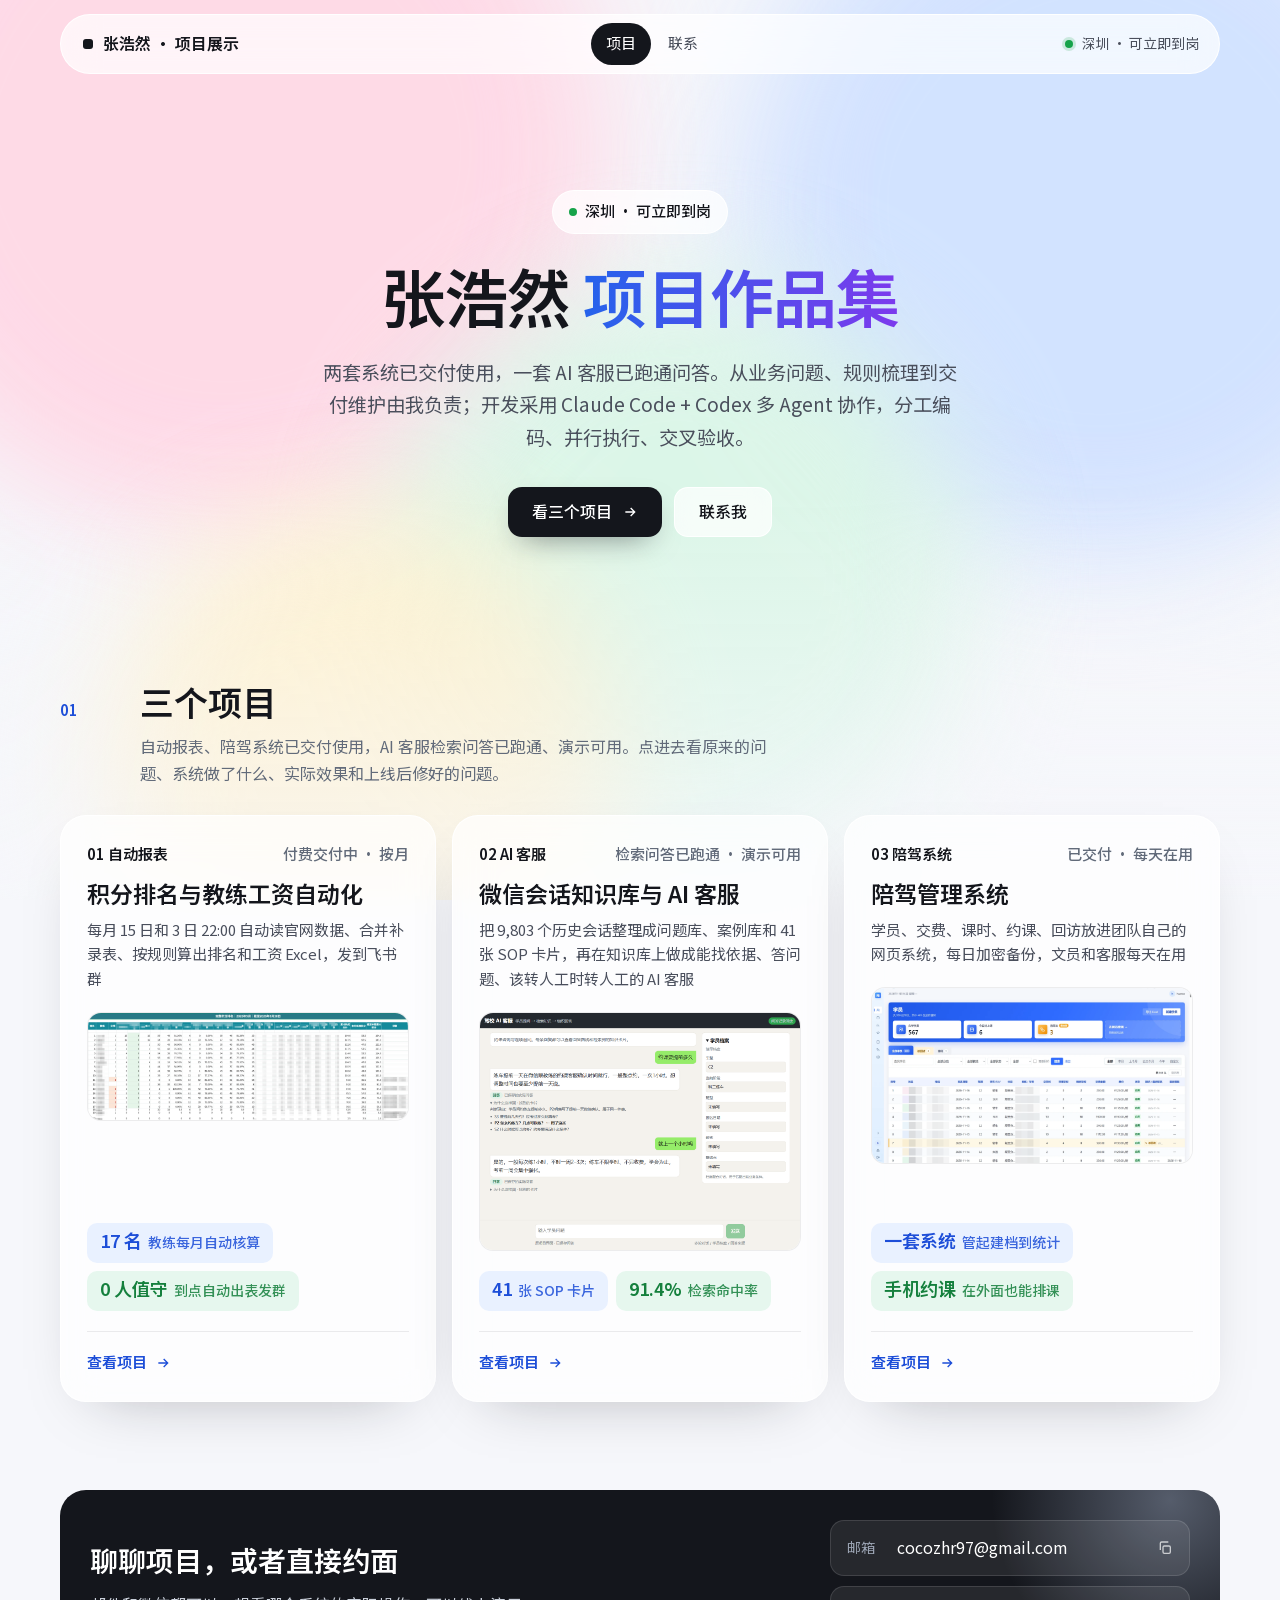
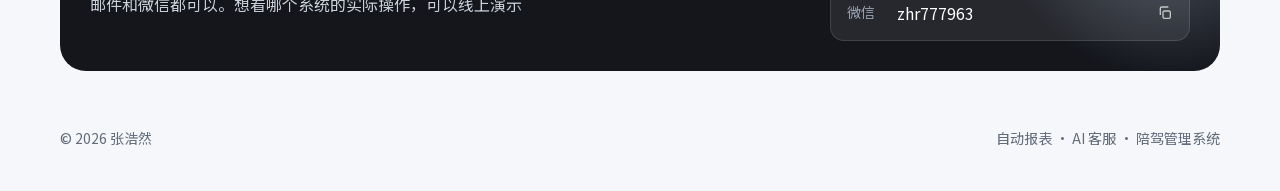
<file: index.html>
<!doctype html>
<html lang="zh-CN">
<head>
<meta charset="utf-8">
<meta name="viewport" content="width=device-width, initial-scale=1">
<title>张浩然 · 项目展示</title>
<meta name="description" content="张浩然的项目展示：从业务问题出发，做到交付和持续使用。自动报表、陪驾系统已交付使用；AI 客服检索问答已跑通、演示可用。">
<meta property="og:title" content="张浩然 · 项目展示">
<meta property="og:description" content="从业务问题出发，做到交付和持续使用。自动报表、陪驾系统已交付使用；AI 客服检索问答已跑通、演示可用。">
<meta name="theme-color" content="#f6f7fb">
<link rel="stylesheet" href="assets/css/fonts.css?v=20261117c">
<link rel="stylesheet" href="assets/css/site.css?v=20261117c">
<link rel="icon" href="data:image/svg+xml,%3Csvg xmlns='http://www.w3.org/2000/svg' viewBox='0 0 32 32'%3E%3Crect width='32' height='32' rx='9' fill='%2314161c'/%3E%3Ctext x='16' y='22' text-anchor='middle' font-family='sans-serif' font-weight='700' font-size='17' fill='%23fff'%3EZ%3C/text%3E%3C/svg%3E">
</head>
<body>
<div class="mesh" aria-hidden="true"><span class="m1"></span><span class="m2"></span><span class="m3"></span><span class="m4"></span></div>

<header class="nav">
  <div class="wrap">
    <div class="nav__bar glass">
      <a class="nav__brand" href="#top"><i></i>张浩然 · 项目展示</a>
      <nav class="nav__links">
        <a href="#projects">项目</a>
        <a href="#contact">联系</a>
      </nav>
      <div class="nav__status"><i></i><span>深圳 · 可立即到岗</span></div>
    </div>
  </div>
</header>

<main id="top">

  <section class="wrap hero">
    <span class="hero__tag glass" data-reveal style="--i:0"><i></i>深圳 · 可立即到岗</span>
    <h1 data-reveal style="--i:1">张浩然 <span style="background:linear-gradient(90deg,#2563eb,#7c3aed);-webkit-background-clip:text;background-clip:text;color:transparent">项目作品集</span></h1>
    <p class="hero__lede" data-reveal style="--i:2">两套系统已交付使用，一套 AI 客服已跑通问答。从业务问题、规则梳理到交付维护由我负责；开发采用 Claude Code + Codex 多 Agent 协作，分工编码、并行执行、交叉验收。</p>
    <div class="hero__cta" data-reveal style="--i:3">
      <a class="btn btn--ink" href="#projects">看三个项目 <svg viewBox="0 0 24 24" fill="none" stroke="currentColor" stroke-width="2"><path d="M5 12h14M13 6l6 6-6 6"/></svg></a>
      <a class="btn btn--glass" href="#contact">联系我</a>
    </div>
  </section>

  <section class="wrap section" id="projects">
    <div class="section__head" data-reveal>
      <span class="section__idx">01</span>
      <h2 class="section__title">三个项目</h2>
      <p class="section__sub">自动报表、陪驾系统已交付使用，AI 客服检索问答已跑通、演示可用。点进去看原来的问题、系统做了什么、实际效果和上线后修好的问题。</p>
    </div>

    <div class="cards stagger">
      <article class="card glass" data-reveal style="--i:0">
        <div class="card__k"><b>01 自动报表</b><span>付费交付中 · 按月</span></div>
        <h3>积分排名与教练工资自动化</h3>
        <p class="card__d">每月 15 日和 3 日 22:00 自动读官网数据、合并补录表、按规则算出排名和工资 Excel，发到飞书群</p>
        <div class="card__shot"><img src="assets/img/baobiao/v2/ranking.png" alt="月度积分排名表，教练姓名已打码" loading="lazy"></div>
        <div class="card__num"><div><b>17 名</b><span>教练每月自动核算</span></div><div><b>0 人值守</b><span>到点自动出表发群</span></div></div>
        <span class="card__go">查看项目 <svg viewBox="0 0 24 24" fill="none" stroke="currentColor" stroke-width="2"><path d="M5 12h14M13 6l6 6-6 6"/></svg></span>
        <a class="card__link" href="projects/baobiao.html" aria-label="查看自动报表项目"></a>
      </article>
      <article class="card glass" data-reveal style="--i:1">
        <div class="card__k"><b>02 AI 客服</b><span>检索问答已跑通 · 演示可用</span></div>
        <h3>微信会话知识库与 AI 客服</h3>
        <p class="card__d">把 9,803 个历史会话整理成问题库、案例库和 41 张 SOP 卡片，再在知识库上做成能找依据、答问题、该转人工时转人工的 AI 客服</p>
        <div class="card__shot"><img src="assets/img/kefu/v2/chat-demo.png" alt="AI 客服连续追问演示" loading="lazy"></div>
        <div class="card__num"><div><b>41</b><span>张 SOP 卡片</span></div><div><b>91.4%</b><span>检索命中率</span></div></div>
        <span class="card__go">查看项目 <svg viewBox="0 0 24 24" fill="none" stroke="currentColor" stroke-width="2"><path d="M5 12h14M13 6l6 6-6 6"/></svg></span>
        <a class="card__link" href="projects/kefu.html" aria-label="查看 AI 客服项目"></a>
      </article>
      <article class="card glass" data-reveal style="--i:2">
        <div class="card__k"><b>03 陪驾系统</b><span>已交付 · 每天在用</span></div>
        <h3>陪驾管理系统</h3>
        <p class="card__d">学员、交费、课时、约课、回访放进团队自己的网页系统，每日加密备份，文员和客服每天在用</p>
        <div class="card__shot"><img src="assets/img/peijia/v2/students.png" alt="陪驾管理系统学员列表" loading="lazy"></div>
        <div class="card__num"><div><b>一套系统</b><span>管起建档到统计</span></div><div><b>手机约课</b><span>在外面也能排课</span></div></div>
        <span class="card__go">查看项目 <svg viewBox="0 0 24 24" fill="none" stroke="currentColor" stroke-width="2"><path d="M5 12h14M13 6l6 6-6 6"/></svg></span>
        <a class="card__link" href="projects/peijia.html" aria-label="查看陪驾管理系统项目"></a>
      </article>
    </div>

  </section>

  <section class="wrap section" id="contact" aria-label="联系">
      <div class="contact contact--bar" data-reveal="scale">
        <div class="contact__intro">
          <h2>聊聊项目，或者直接约面</h2>
          <p>邮件和微信都可以。想看哪个系统的实际操作，可以线上演示</p>
        </div>
        <div class="contact__list">
          <button class="copy" data-copy="cocozhr97@gmail.com"><small>邮箱</small><span data-copy-label>cocozhr97@gmail.com</span><svg viewBox="0 0 24 24" fill="none" stroke="currentColor" stroke-width="2"><rect x="9" y="9" width="11" height="11" rx="2"/><path d="M5 15V5a2 2 0 0 1 2-2h10"/></svg></button>
          <button class="copy" data-copy="zhr777963"><small>微信</small><span data-copy-label>zhr777963</span><svg viewBox="0 0 24 24" fill="none" stroke="currentColor" stroke-width="2"><rect x="9" y="9" width="11" height="11" rx="2"/><path d="M5 15V5a2 2 0 0 1 2-2h10"/></svg></button>
        </div>
      </div>
  </section>

</main>

<footer class="wrap footer">
  <span>© 2026 张浩然</span>
  <span>自动报表 · AI 客服 · 陪驾管理系统</span>
</footer>

<script src="assets/js/site.js?v=20261117c" defer></script>
</body>
</html>
</file>
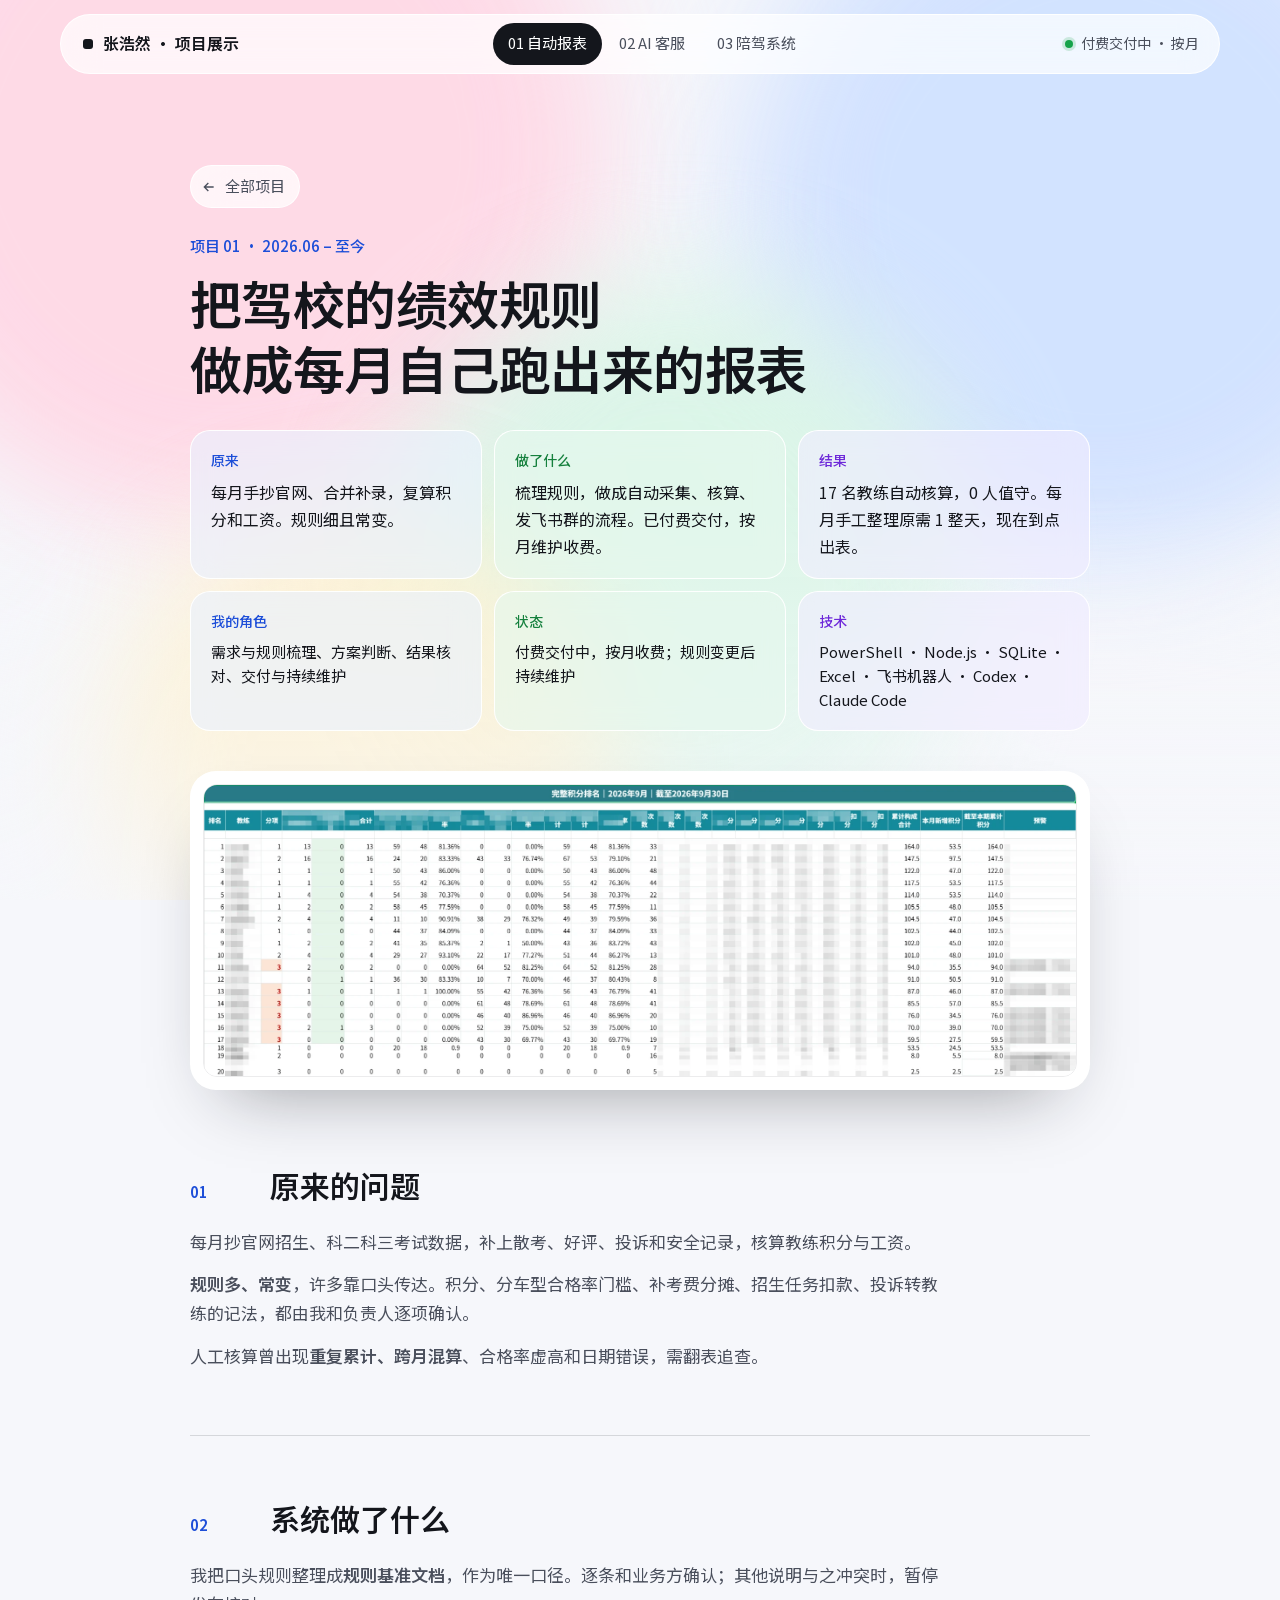
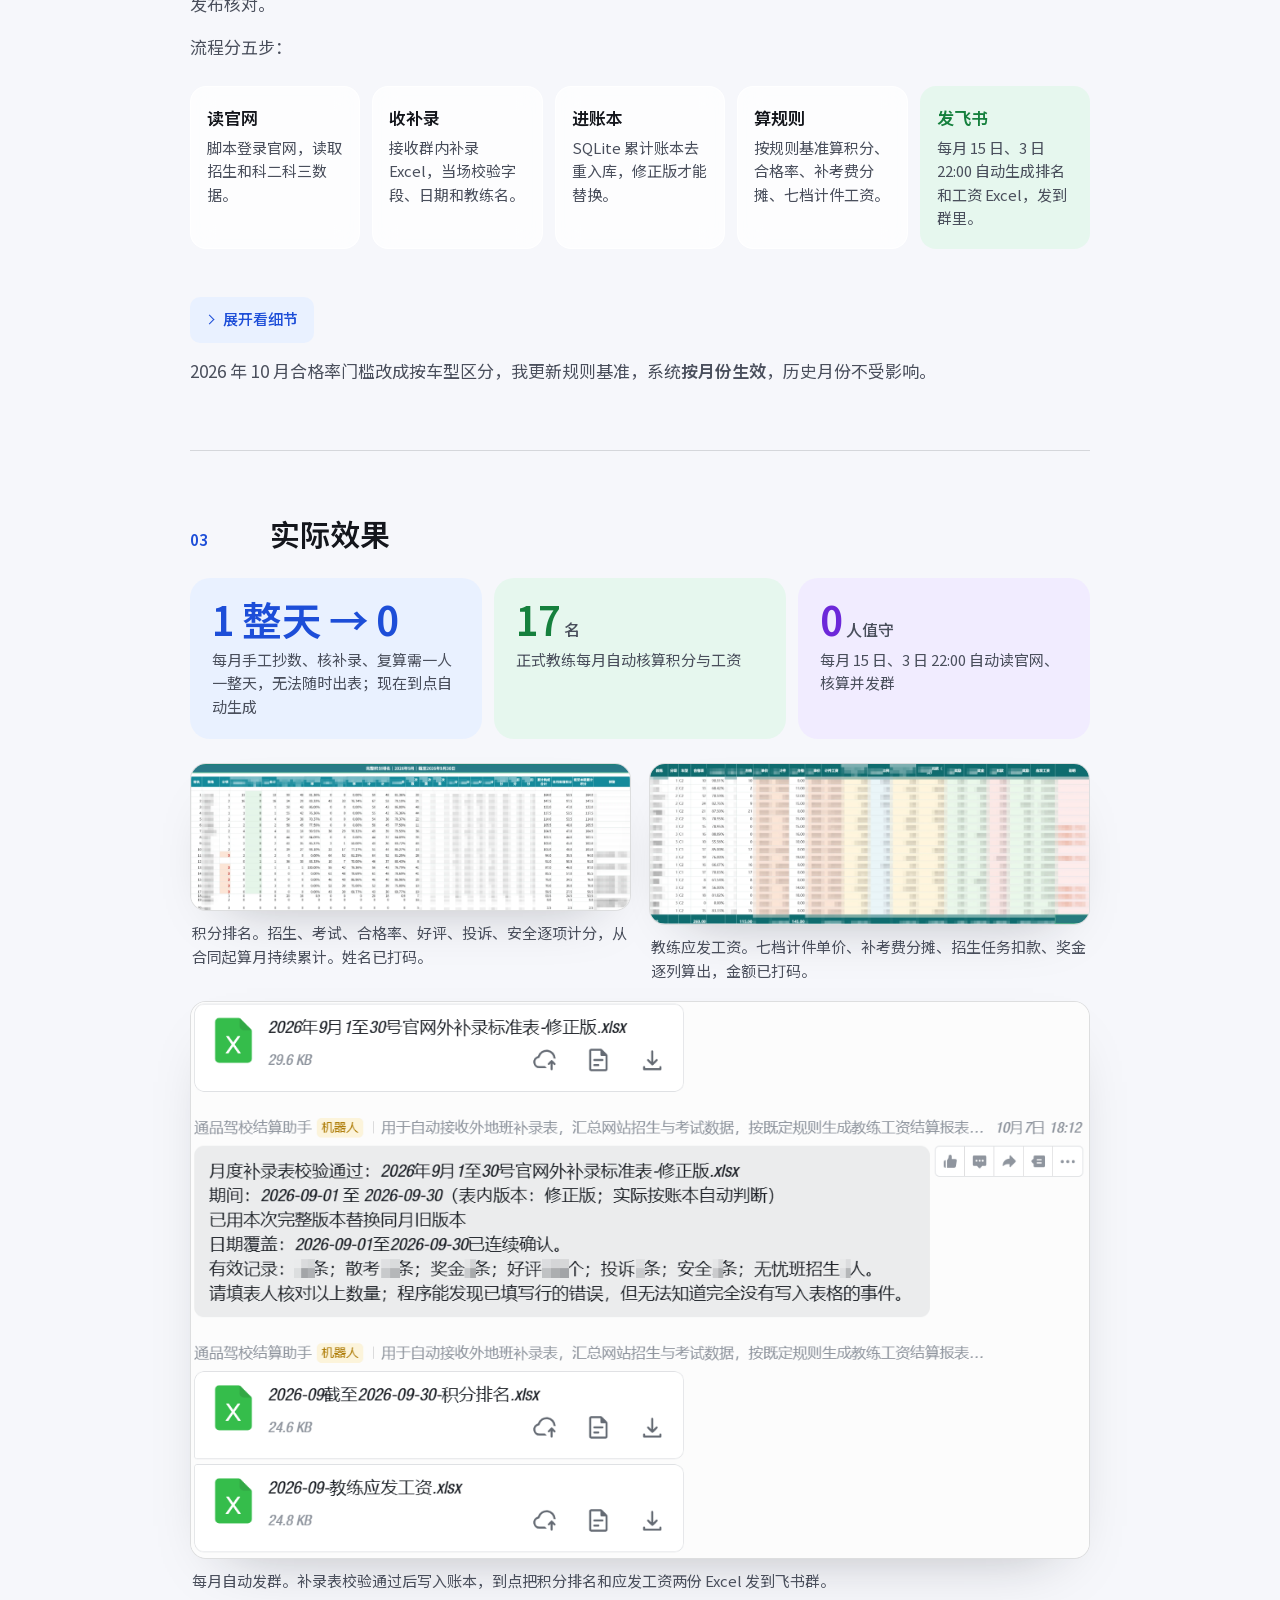
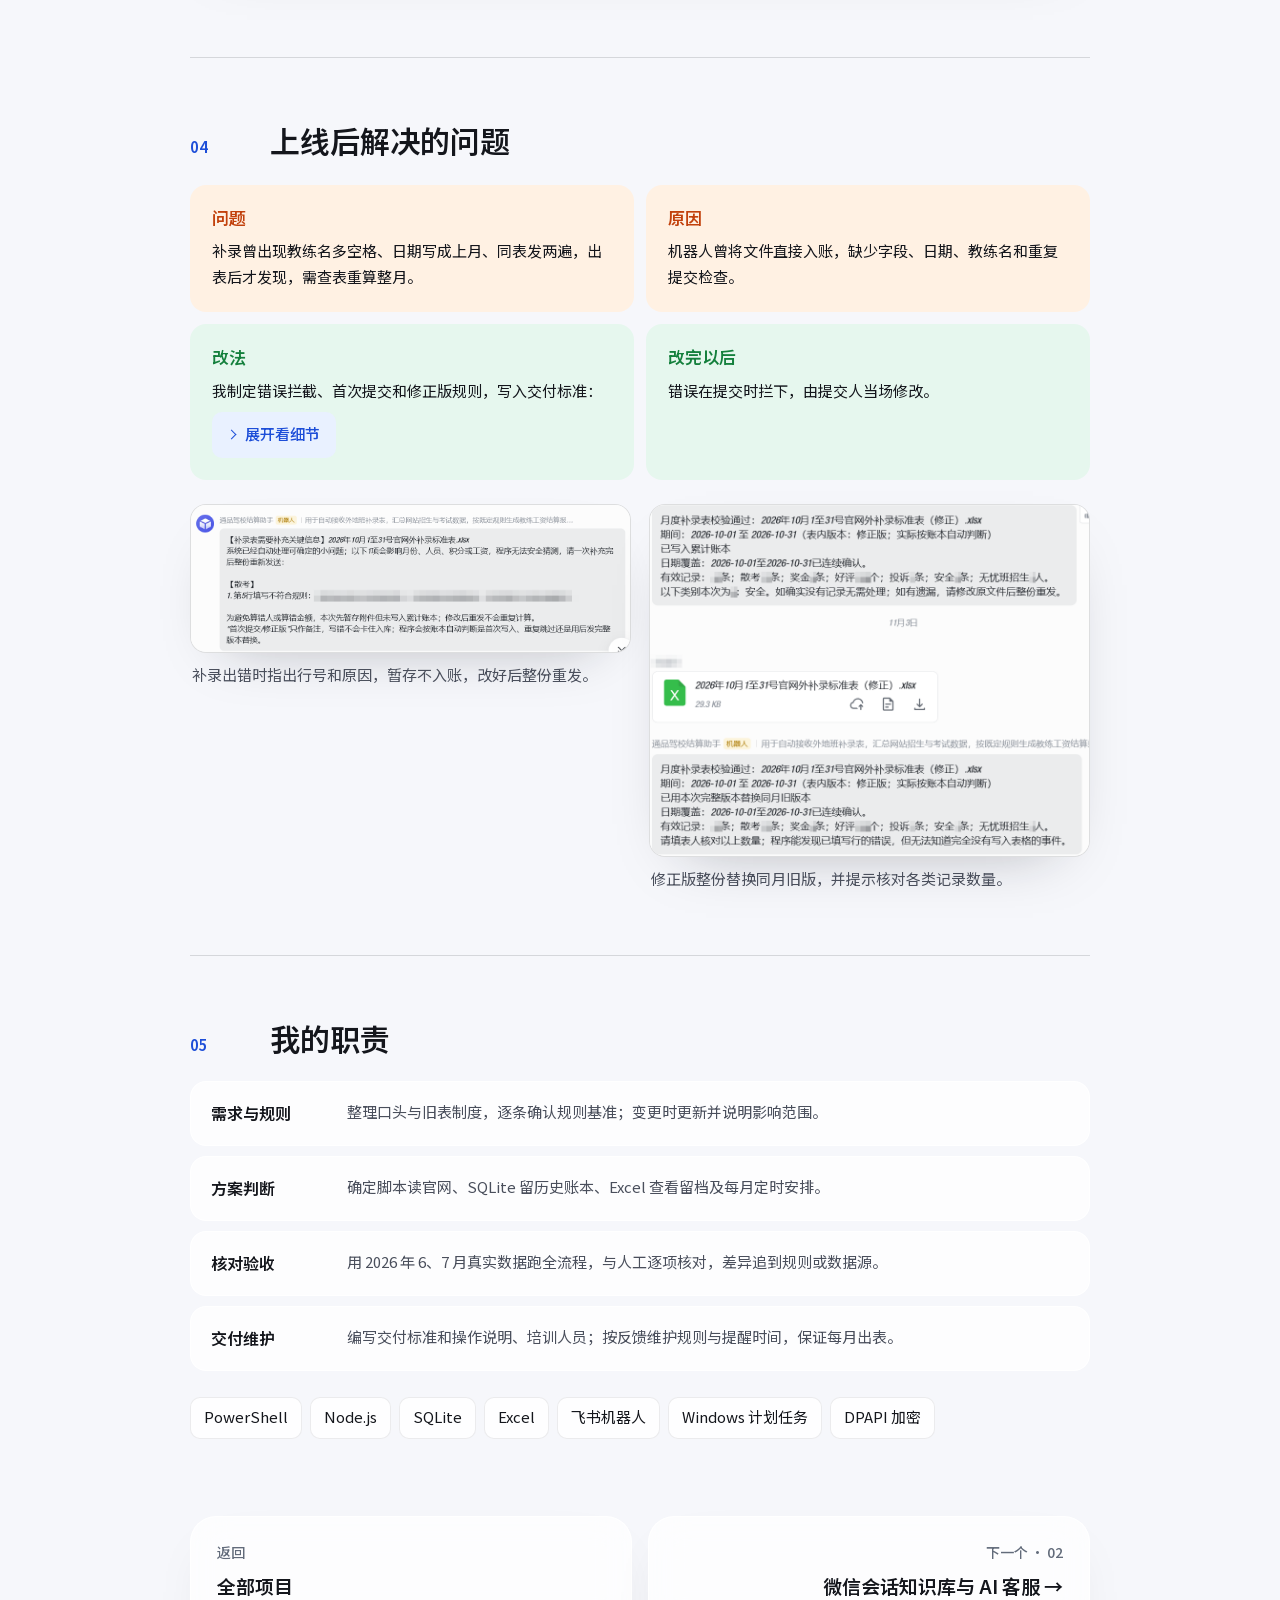
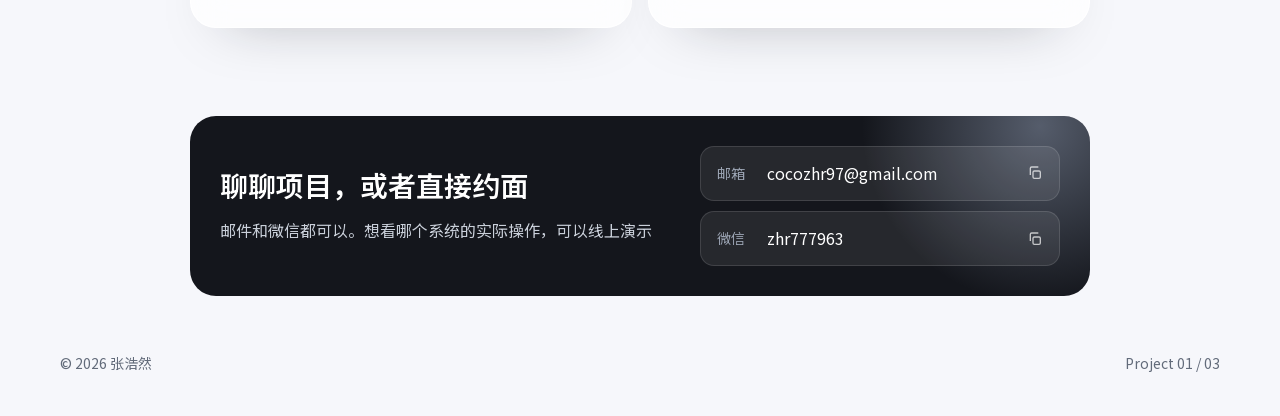
<file: projects/baobiao.html>
<!doctype html>
<html lang="zh-CN">
<head>
<meta charset="utf-8">
<meta name="viewport" content="width=device-width, initial-scale=1">
<title>积分排名与教练工资自动化 · 张浩然</title>
<meta name="description" content="把驾校复杂的绩效规则做成定时运行、能核对、能持续维护的自动报表系统。已付费交付，按月收费。">
<meta name="theme-color" content="#f3efe6">
<link rel="stylesheet" href="../assets/css/fonts.css?v=20261117c">
<link rel="stylesheet" href="../assets/css/site.css?v=20261117c">
<link rel="icon" href="data:image/svg+xml,%3Csvg xmlns='http://www.w3.org/2000/svg' viewBox='0 0 32 32'%3E%3Crect width='32' height='32' rx='9' fill='%23141516'/%3E%3Ctext x='16' y='22' text-anchor='middle' font-family='Georgia,serif' font-size='17' fill='%23f3efe6'%3EZ%3C/text%3E%3C/svg%3E">
</head>
<body>
<div class="mesh" aria-hidden="true"><span class="m1"></span><span class="m2"></span><span class="m3"></span><span class="m4"></span></div>

<header class="nav">
  <div class="wrap">
    <div class="nav__bar glass">
      <a class="nav__brand" href="../index.html"><i></i>张浩然 · 项目展示</a>
      <nav class="nav__links">
        <a href="baobiao.html" class="is-active">01 自动报表</a>
        <a href="kefu.html">02 AI 客服</a>
        <a href="peijia.html">03 陪驾系统</a>
      </nav>
      <div class="nav__status"><i></i><span>付费交付中 · 按月</span></div>
    </div>
  </div>
</header>

<main class="project-main">
  <section class="wrap proj-hero">
    <a class="crumb glass" href="../index.html#projects" data-reveal style="--i:0"><svg viewBox="0 0 24 24" fill="none" stroke="currentColor" stroke-width="2"><path d="M19 12H5M11 18l-6-6 6-6"/></svg>全部项目</a>
    <div class="mono" data-reveal style="--i:0">项目 01 · 2026.06 – 至今</div>
    <h1 data-reveal style="--i:1">把驾校的绩效规则<br class="br-desktop">做成每月自己跑出来的报表</h1>
    <dl class="meta project-overview" data-reveal style="--i:2">
      <div class="meta__item meta__item--blue"><dt>原来</dt><dd>每月手抄官网、合并补录，复算积分和工资。规则细且常变。</dd></div>
      <div class="meta__item meta__item--green"><dt>做了什么</dt><dd>梳理规则，做成自动采集、核算、发飞书群的流程。已付费交付，按月维护收费。</dd></div>
      <div class="meta__item meta__item--purple"><dt>结果</dt><dd>17 名教练自动核算，0 人值守。每月手工整理原需 1 整天，现在到点出表。</dd></div>
    </dl>
    <dl class="meta" data-reveal style="--i:3">
      <div class="meta__item meta__item--blue"><dt>我的角色</dt><dd>需求与规则梳理、方案判断、结果核对、交付与持续维护</dd></div>
      <div class="meta__item meta__item--green"><dt>状态</dt><dd>付费交付中，按月收费；规则变更后持续维护</dd></div>
      <div class="meta__item meta__item--purple"><dt>技术</dt><dd>PowerShell · Node.js · SQLite · Excel · 飞书机器人 · Codex · Claude Code</dd></div>
    </dl>
  </section>

  <section class="wrap" data-reveal="scale">
    <figure class="proj-cover"><img src="../assets/img/baobiao/v2/ranking.png" alt="月度积分排名表，教练姓名已打码"></figure>
  </section>

  <div class="wrap proj-body">
    <div class="proj-body__rail">
    <nav class="toc" aria-label="本页目录">
      <a href="#problem"><i>01</i>原来的问题</a>
      <a href="#system"><i>02</i>系统做了什么</a>
      <a href="#result"><i>03</i>实际效果</a>
      <a href="#fix"><i>04</i>上线后解决的问题</a>
      <a href="#role"><i>05</i>我的职责</a>
    </nav>
    </div>

    <div class="proj-body__content">
      <section class="block" id="problem" data-reveal>
        <div class="block__head"><span class="block__idx">01</span><h2>原来的问题</h2></div>
        <div class="prose">
          <p>每月抄官网招生、科二科三考试数据，补上散考、好评、投诉和安全记录，核算教练积分与工资。</p>
          <p><strong>规则多、常变</strong>，许多靠口头传达。积分、分车型合格率门槛、补考费分摊、招生任务扣款、投诉转教练的记法，都由我和负责人逐项确认。</p>
          <p>人工核算曾出现<strong>重复累计、跨月混算</strong>、合格率虚高和日期错误，需翻表追查。</p>
        </div>
      </section>

      <section class="block" id="system" data-reveal>
        <div class="block__head"><span class="block__idx">02</span><h2>系统做了什么</h2></div>
        <div class="prose">
          <p>我把口头规则整理成<strong>规则基准文档</strong>，作为唯一口径。逐条和业务方确认；其他说明与之冲突时，暂停发布核对。</p>
          <p>流程分五步：</p>
        </div>
        <div class="flow">
          <div><b>读官网</b><small>脚本登录官网，读取招生和科二科三数据。</small></div>
          <div><b>收补录</b><small>接收群内补录 Excel，当场校验字段、日期和教练名。</small></div>
          <div><b>进账本</b><small>SQLite 累计账本去重入库，修正版才能替换。</small></div>
          <div><b>算规则</b><small>按规则基准算积分、合格率、补考费分摊、七档计件工资。</small></div>
          <div class="is-out"><b>发飞书</b><small>每月 15 日、3 日 22:00 自动生成排名和工资 Excel，发到群里。</small></div>
        </div>
        <div class="prose" style="margin-top:26px">
          <details class="project-details"><summary>展开看细节</summary><div class="project-details__body"><div class="prose"><p>开跑前逐项硬检查，<strong>任一项未过就停止</strong>生成和发送。</p><ul><li>官网月份、正式教练人数。</li><li>本月补录表是否入库。</li><li>模板与输出目录是否存在。</li><li>最终 Excel 是否有公式错误。</li></ul></div></div></details>
          <p>2026 年 10 月合格率门槛改成按车型区分，我更新规则基准，系统<strong>按月份生效</strong>，历史月份不受影响。</p>
        </div>
      </section>

      <section class="block" id="result" data-reveal>
        <div class="block__head"><span class="block__idx">03</span><h2>实际效果</h2></div>
        <div class="kpis">
          <div class="kpi"><b class="num">1 整天 → 0</b><span>每月手工抄数、核补录、复算需一人一整天，无法随时出表；现在到点自动生成</span></div>
          <div class="kpi"><b class="num">17<small>名</small></b><span>正式教练每月自动核算积分与工资</span></div>
          <div class="kpi"><b class="num">0<small>人值守</small></b><span>每月 15 日、3 日 22:00 自动读官网、核算并发群</span></div>
        </div>
        <div class="gallery">
          <figure><div class="shot"><img src="../assets/img/baobiao/v2/ranking.png" alt="月度积分排名表，教练姓名已打码" loading="lazy"></div><figcaption>积分排名。招生、考试、合格率、好评、投诉、安全逐项计分，从合同起算月持续累计。姓名已打码。</figcaption></figure>
          <figure><div class="shot"><img src="../assets/img/baobiao/v2/salary.png" alt="教练应发工资，金额已打码" loading="lazy"></div><figcaption>教练应发工资。七档计件单价、补考费分摊、招生任务扣款、奖金逐列算出，金额已打码。</figcaption></figure>
          <figure class="is-wide"><div class="shot"><img src="../assets/img/baobiao/v2/bot-monthly.png" alt="飞书机器人每月自动发送排名和工资 Excel" loading="lazy"></div><figcaption>每月自动发群。补录表校验通过后写入账本，到点把积分排名和应发工资两份 Excel 发到飞书群。</figcaption></figure>
        </div>
      </section>

      <section class="block" id="fix" data-reveal>
        <div class="block__head"><span class="block__idx">04</span><h2>上线后解决的问题</h2></div>
        <div class="story">
          <div class="before"><h3>问题</h3><p>补录曾出现教练名多空格、日期写成上月、同表发两遍，出表后才发现，需查表重算整月。</p></div>
          <div class="before"><h3>原因</h3><p>机器人曾将文件直接入账，缺少字段、日期、教练名和重复提交检查。</p></div>
          <div class="after"><h3>改法</h3><p>我制定错误拦截、首次提交和修正版规则，写入交付标准：</p><details class="project-details"><summary>展开看细节</summary><div class="project-details__body"><ul><li>收到文件即校验字段、日期、教练名，错误在群里指出并拒绝入库。</li><li>相同文件按哈希跳过。</li><li>内容变了但没标“修正版”，拒绝覆盖。</li><li>标了“修正版”，整份替换。</li><li>资料不完整，停止结算。</li></ul></div></details></div>
          <div class="after"><h3>改完以后</h3><p>错误在提交时拦下，由提交人当场修改。</p></div>
        </div>
        <div class="gallery">
          <figure><div class="shot"><img src="../assets/img/baobiao/v2/bot-reject.png" alt="补录校验提示错误行与原因，暂存不入账" loading="lazy"></div><figcaption>补录出错时指出行号和原因，暂存不入账，改好后整份重发。</figcaption></figure>
          <figure><div class="shot"><img src="../assets/img/baobiao/v2/bot-replace.png" alt="修正版替换同月旧版本，并提示核对记录数量" loading="lazy"></div><figcaption>修正版整份替换同月旧版，并提示核对各类记录数量。</figcaption></figure>
        </div>
      </section>

      <section class="block" id="role" data-reveal>
        <div class="block__head"><span class="block__idx">05</span><h2>我的职责</h2></div>
        <dl class="roles">
          <div><dt>需求与规则</dt><dd>整理口头与旧表制度，逐条确认规则基准；变更时更新并说明影响范围。</dd></div>
          <div><dt>方案判断</dt><dd>确定脚本读官网、SQLite 留历史账本、Excel 查看留档及每月定时安排。</dd></div>
          <div><dt>核对验收</dt><dd>用 2026 年 6、7 月真实数据跑全流程，与人工逐项核对，差异追到规则或数据源。</dd></div>
          <div><dt>交付维护</dt><dd>编写交付标准和操作说明、培训人员；按反馈维护规则与提醒时间，保证每月出表。</dd></div>
        </dl>
        <div class="tags" style="margin-top:26px">
          <span>PowerShell</span><span>Node.js</span><span>SQLite</span><span>Excel</span><span>飞书机器人</span><span>Windows 计划任务</span><span>DPAPI 加密</span>
        </div>
      </section>
    </div>
  </div>

  <div class="wrap pager">
    <a href="../index.html#projects" class="glass"><span class="mono">返回</span><b>全部项目</b></a>
    <a href="kefu.html" class="is-next glass"><span class="mono">下一个 · 02</span><b>微信会话知识库与 AI 客服 →</b></a>
  </div>

  <section class="wrap section" id="contact" aria-label="联系">
      <div class="contact contact--bar" data-reveal="scale">
        <div class="contact__intro">
          <h2>聊聊项目，或者直接约面</h2>
          <p>邮件和微信都可以。想看哪个系统的实际操作，可以线上演示</p>
        </div>
        <div class="contact__list">
          <button class="copy" data-copy="cocozhr97@gmail.com"><small>邮箱</small><span data-copy-label>cocozhr97@gmail.com</span><svg viewBox="0 0 24 24" fill="none" stroke="currentColor" stroke-width="2"><rect x="9" y="9" width="11" height="11" rx="2"/><path d="M5 15V5a2 2 0 0 1 2-2h10"/></svg></button>
          <button class="copy" data-copy="zhr777963"><small>微信</small><span data-copy-label>zhr777963</span><svg viewBox="0 0 24 24" fill="none" stroke="currentColor" stroke-width="2"><rect x="9" y="9" width="11" height="11" rx="2"/><path d="M5 15V5a2 2 0 0 1 2-2h10"/></svg></button>
        </div>
      </div>
  </section>
</main>

<footer class="wrap footer">
  <span>© 2026 张浩然</span>
  <span>Project 01 / 03</span>
</footer>

<script src="../assets/js/site.js?v=20261117c" defer></script>
</body>
</html>
</file>
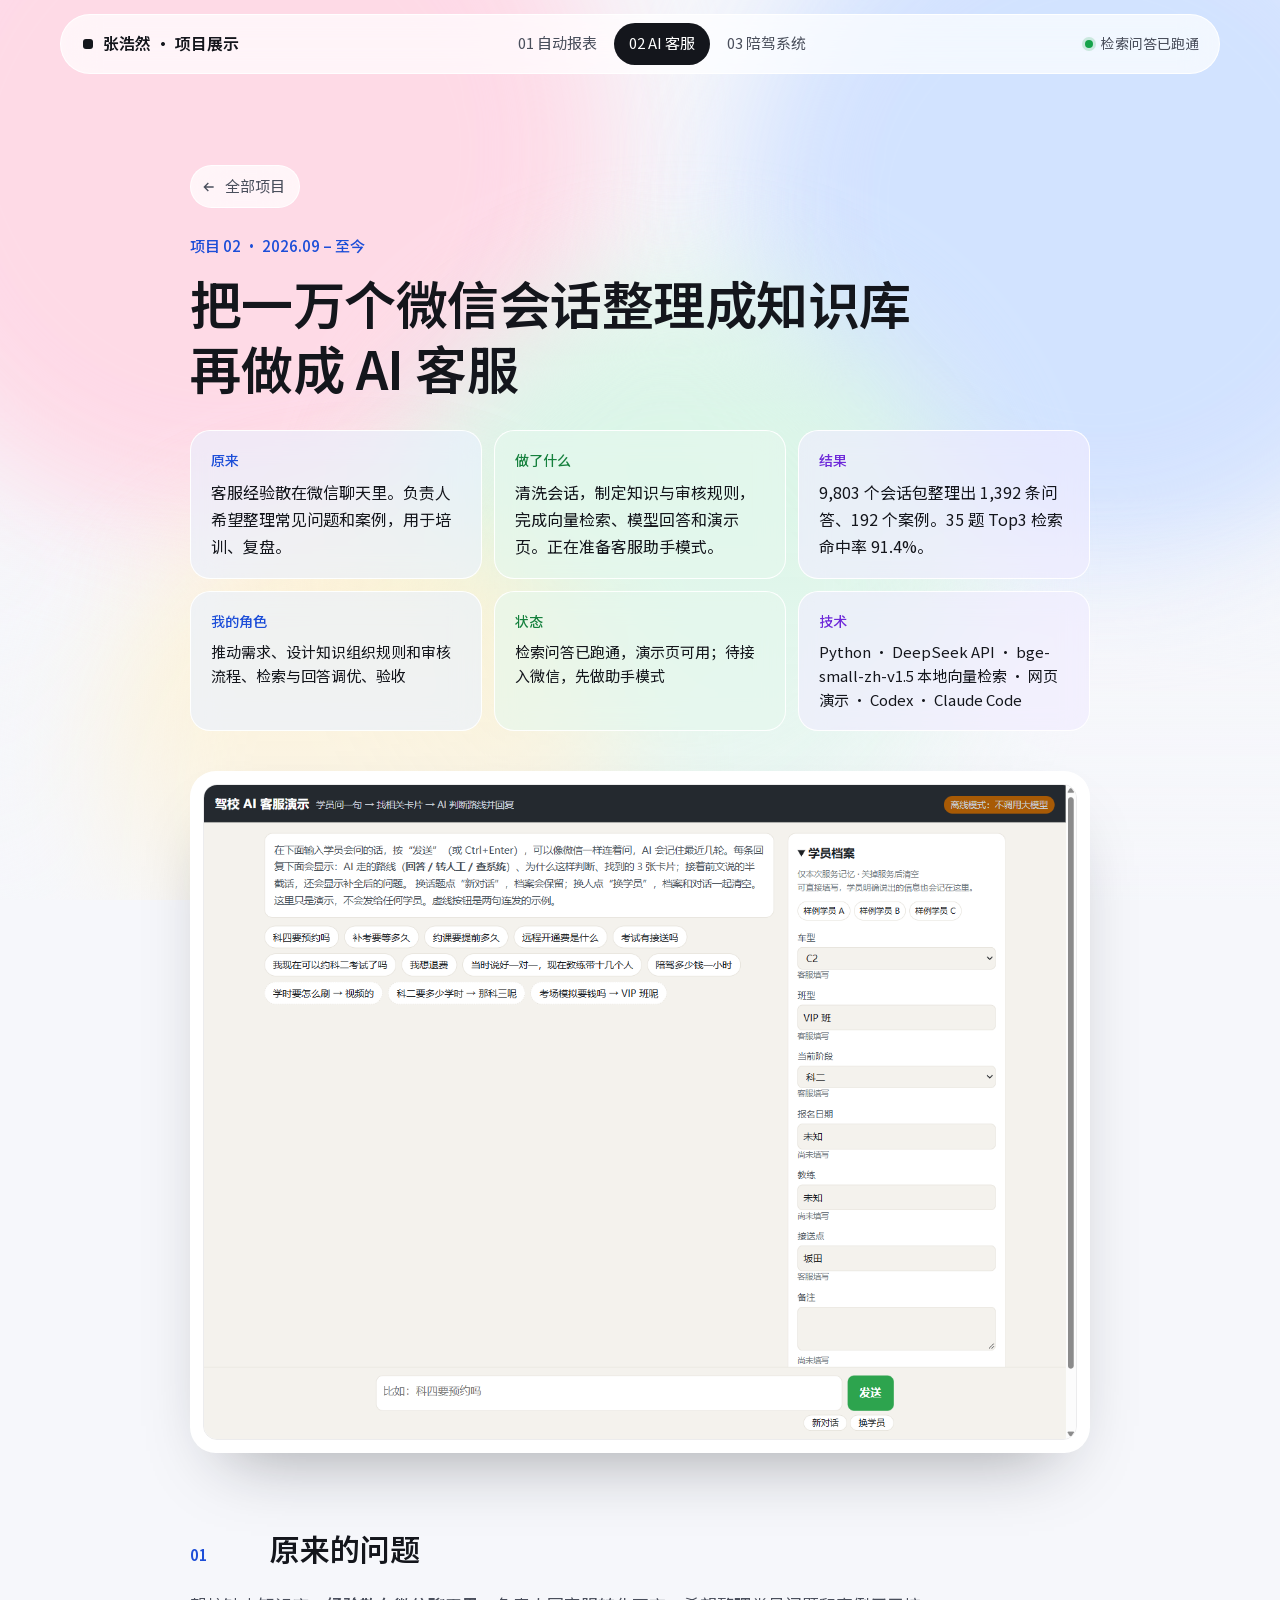
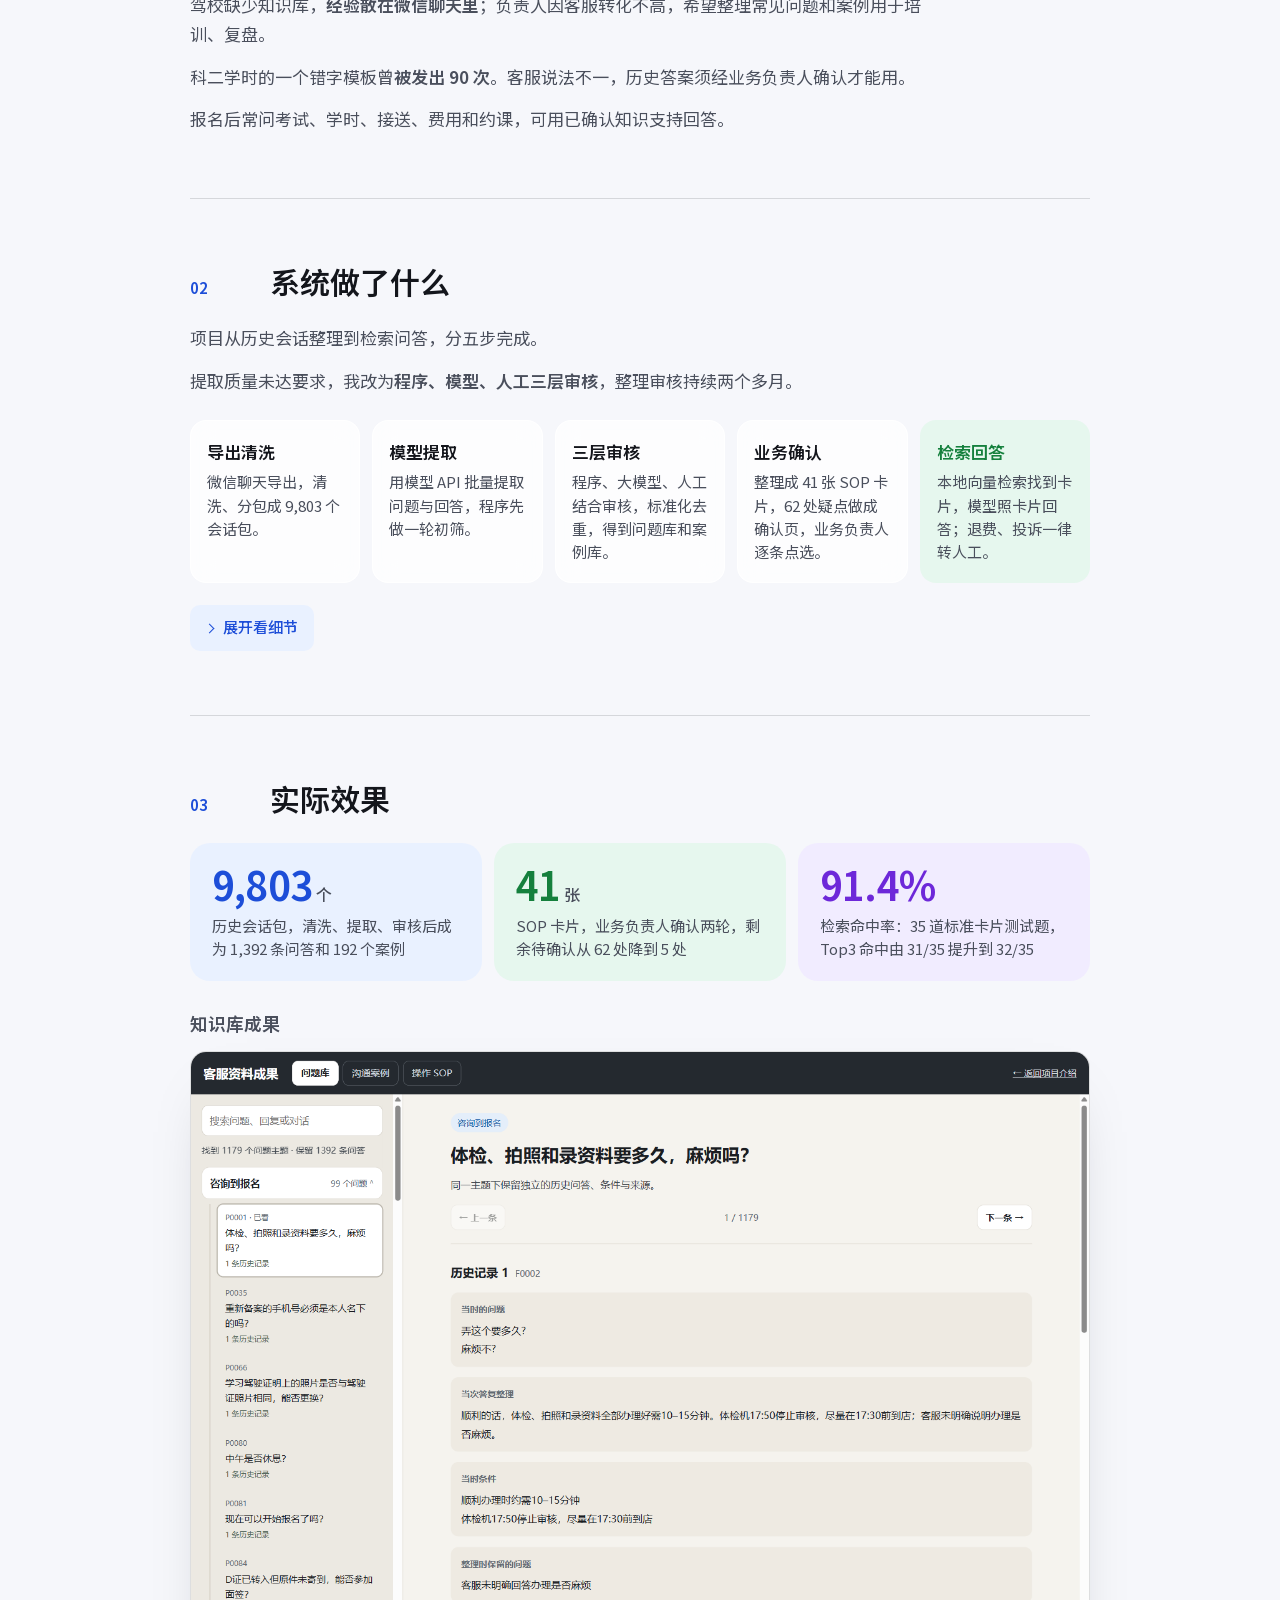
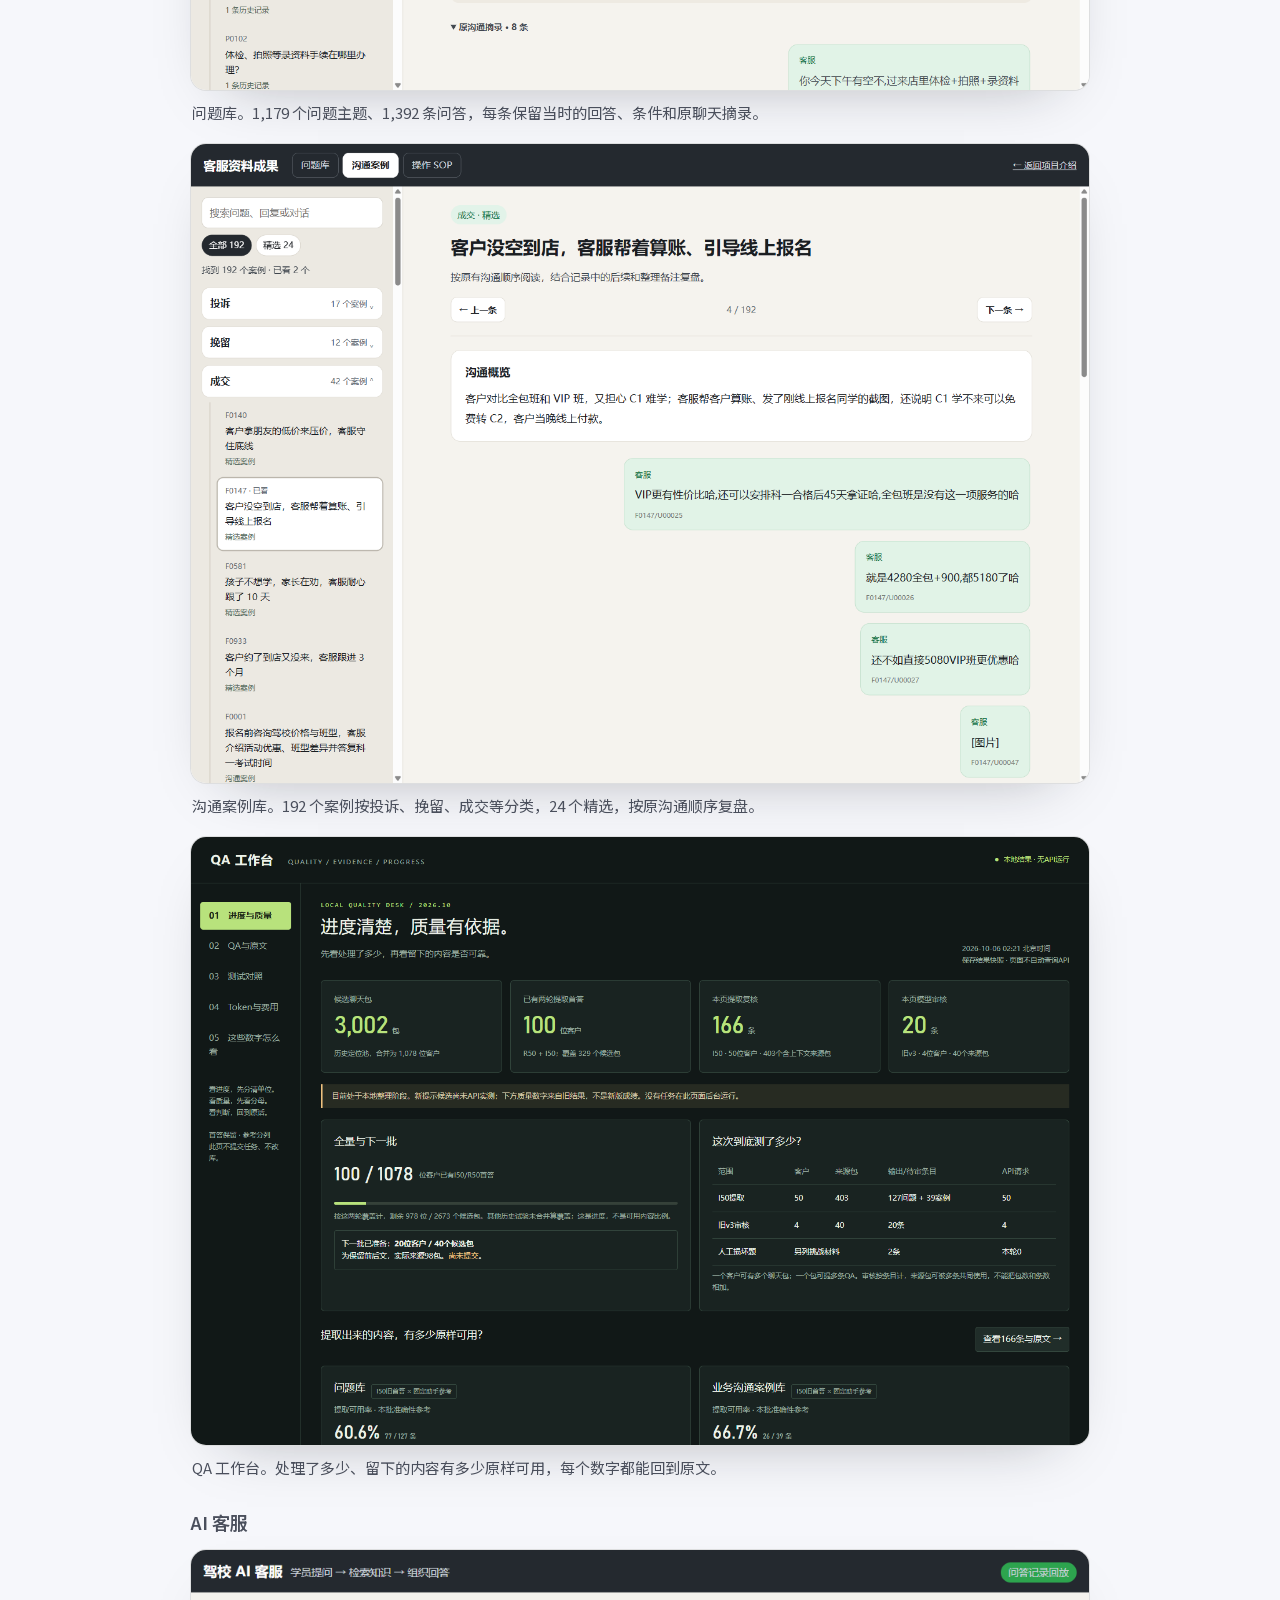
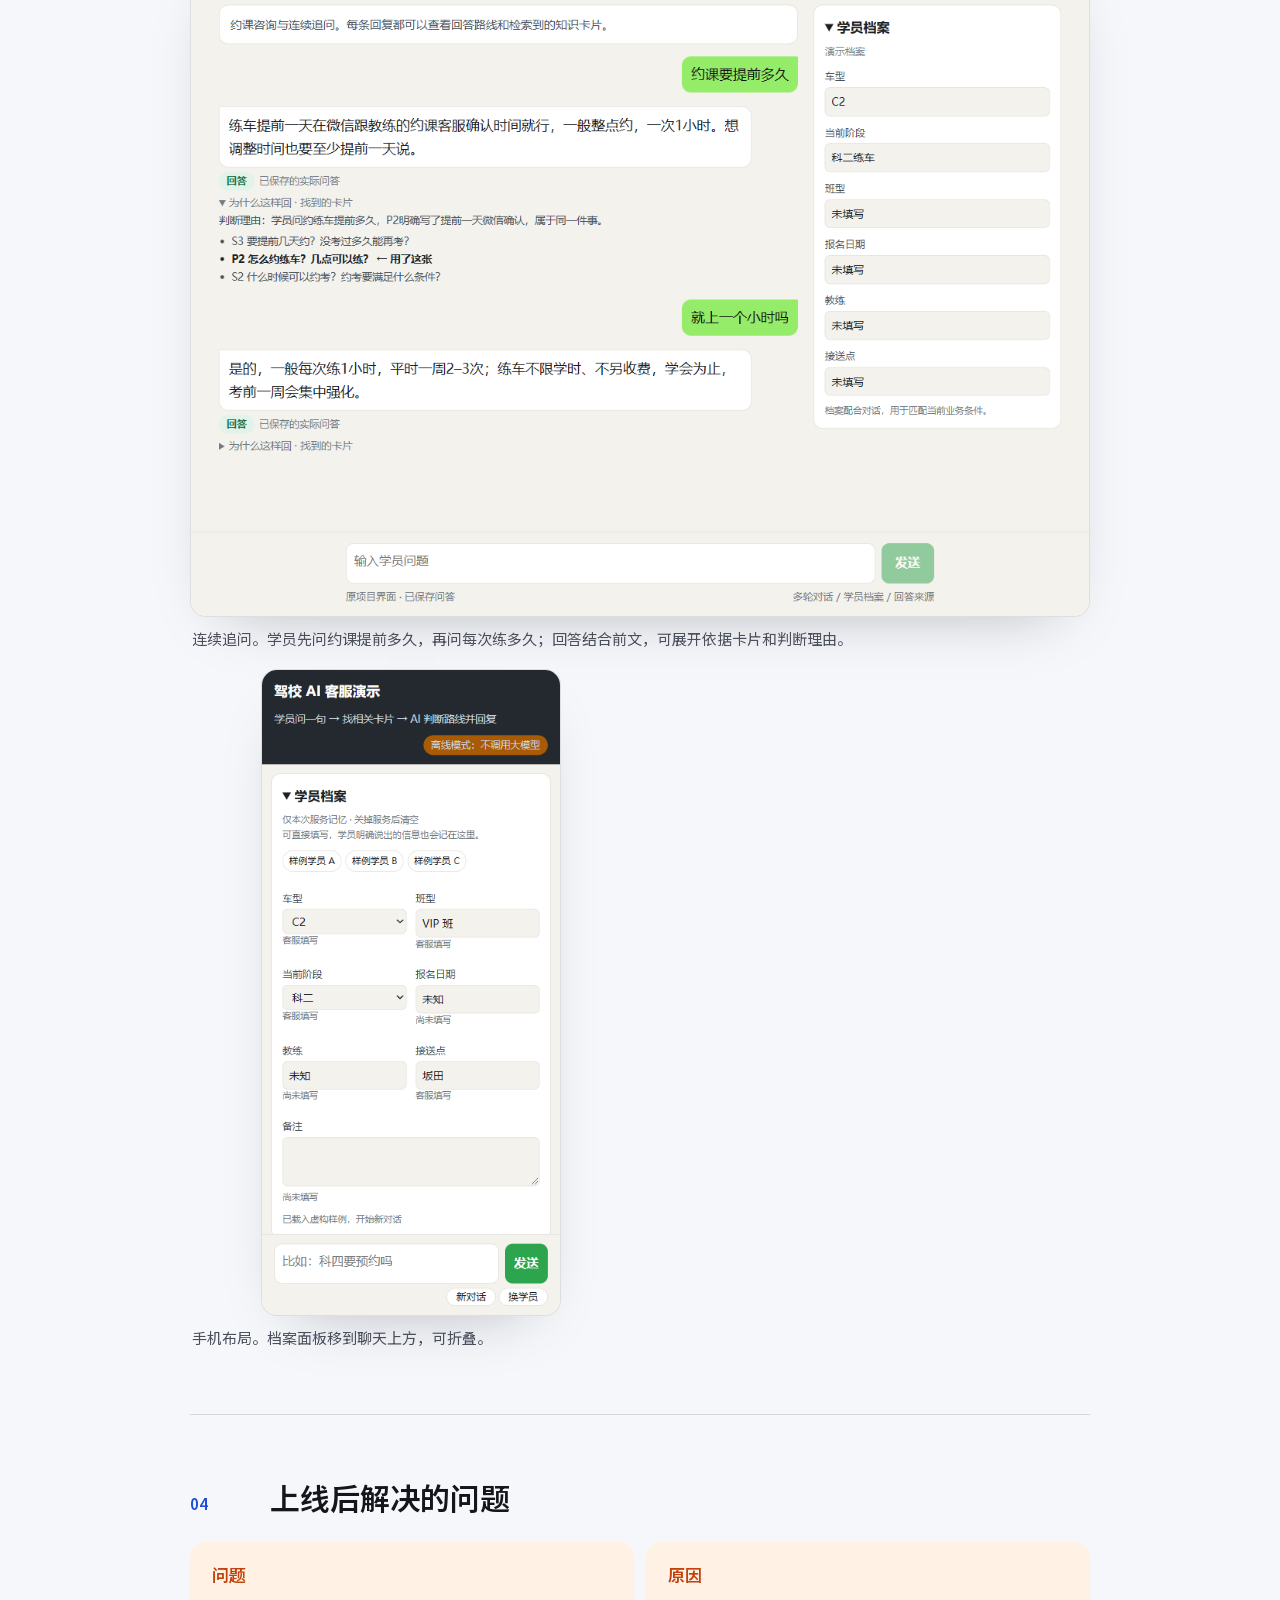
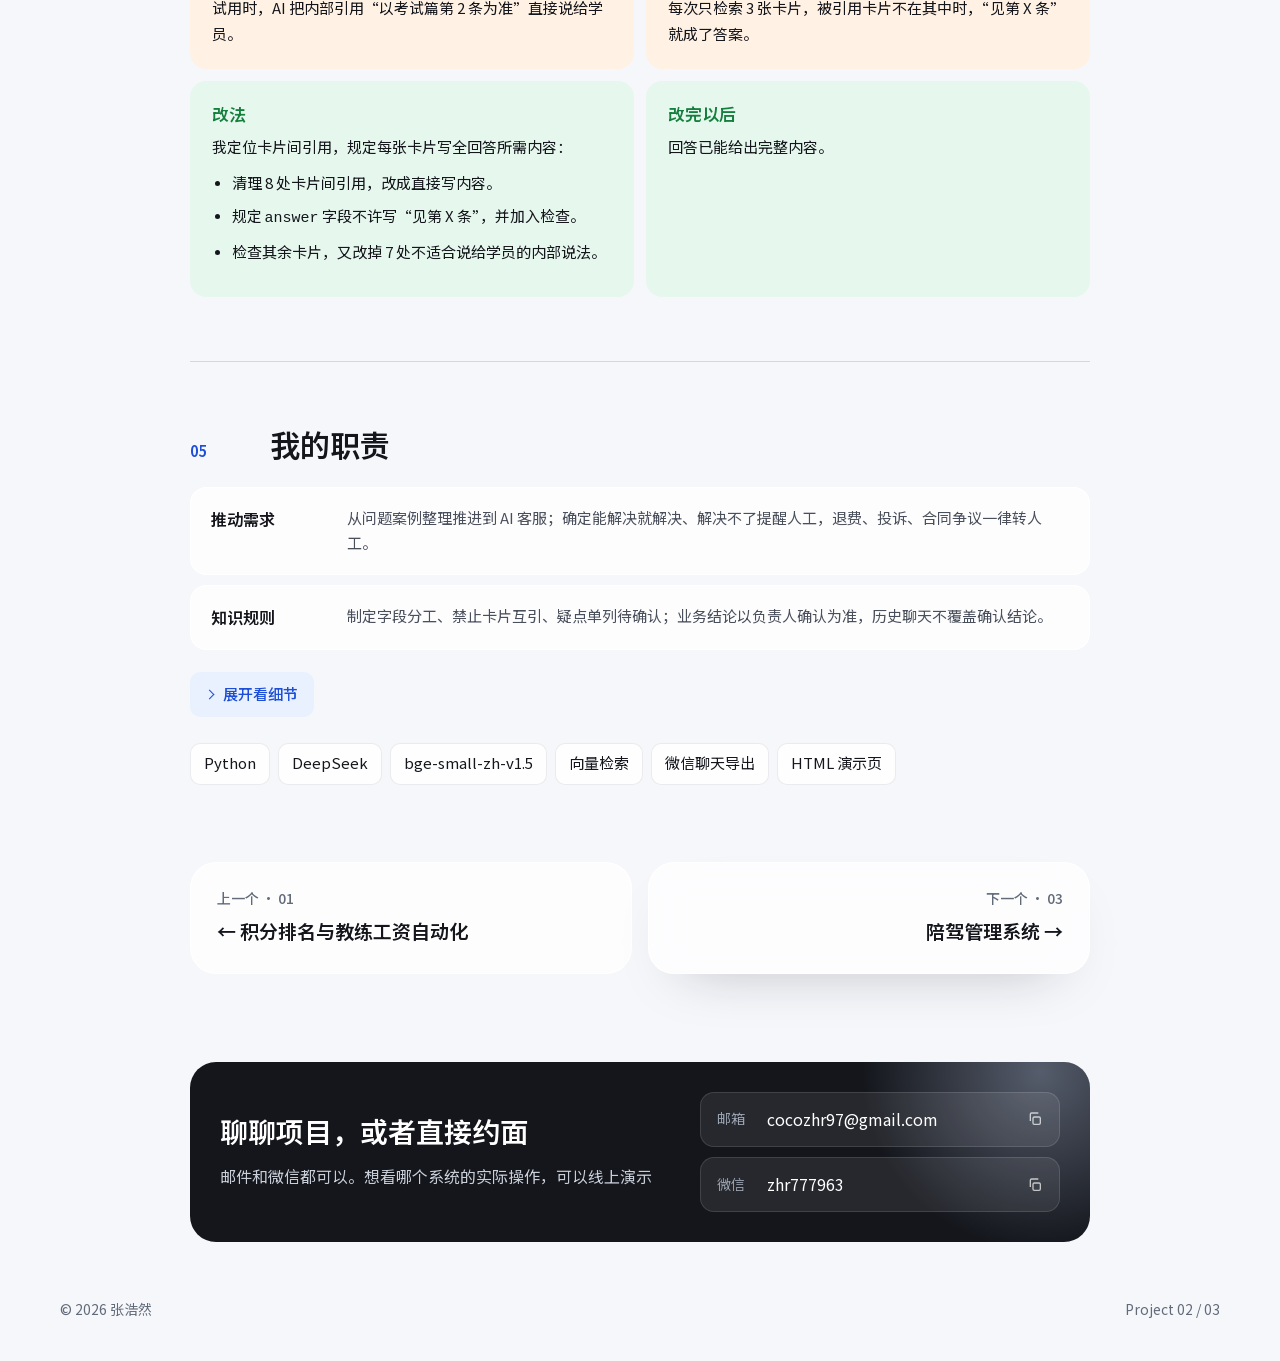
<file: projects/kefu.html>
<!doctype html>
<html lang="zh-CN">
<head>
<meta charset="utf-8">
<meta name="viewport" content="width=device-width, initial-scale=1">
<title>微信会话知识库与 AI 客服 · 张浩然</title>
<meta name="description" content="从 9,803 个历史微信会话中整理出知识库和案例库，再在知识库上做成能检索依据、回答问题、按需转人工的 AI 客服。检索问答已跑通。">
<meta name="theme-color" content="#f3efe6">
<link rel="stylesheet" href="../assets/css/fonts.css?v=20261117c">
<link rel="stylesheet" href="../assets/css/site.css?v=20261117c">
<link rel="icon" href="data:image/svg+xml,%3Csvg xmlns='http://www.w3.org/2000/svg' viewBox='0 0 32 32'%3E%3Crect width='32' height='32' rx='9' fill='%23141516'/%3E%3Ctext x='16' y='22' text-anchor='middle' font-family='Georgia,serif' font-size='17' fill='%23f3efe6'%3EZ%3C/text%3E%3C/svg%3E">
</head>
<body>
<div class="mesh" aria-hidden="true"><span class="m1"></span><span class="m2"></span><span class="m3"></span><span class="m4"></span></div>

<header class="nav">
  <div class="wrap">
    <div class="nav__bar glass">
      <a class="nav__brand" href="../index.html"><i></i>张浩然 · 项目展示</a>
      <nav class="nav__links">
        <a href="baobiao.html">01 自动报表</a>
        <a href="kefu.html" class="is-active">02 AI 客服</a>
        <a href="peijia.html">03 陪驾系统</a>
      </nav>
      <div class="nav__status"><i></i><span>检索问答已跑通</span></div>
    </div>
  </div>
</header>

<main class="project-main">
  <section class="wrap proj-hero">
    <a class="crumb glass" href="../index.html#projects" data-reveal style="--i:0"><svg viewBox="0 0 24 24" fill="none" stroke="currentColor" stroke-width="2"><path d="M19 12H5M11 18l-6-6 6-6"/></svg>全部项目</a>
    <div class="mono" data-reveal style="--i:0">项目 02 · 2026.09 – 至今</div>
    <h1 data-reveal style="--i:1"><span class="title-phrase">把一万个微信会话</span><span class="title-phrase">整理成知识库</span><br class="br-desktop"><span class="title-phrase">再做成 AI 客服</span></h1>
    <dl class="meta project-overview" data-reveal style="--i:2">
      <div class="meta__item meta__item--blue"><dt>原来</dt><dd>客服经验散在微信聊天里。负责人希望整理常见问题和案例，用于培训、复盘。</dd></div>
      <div class="meta__item meta__item--green"><dt>做了什么</dt><dd>清洗会话，制定知识与审核规则，完成向量检索、模型回答和演示页。正在准备客服助手模式。</dd></div>
      <div class="meta__item meta__item--purple"><dt>结果</dt><dd>9,803 个会话包整理出 1,392 条问答、192 个案例。35 题 Top3 检索命中率 91.4%。</dd></div>
    </dl>
    <dl class="meta" data-reveal style="--i:3">
      <div class="meta__item meta__item--blue"><dt>我的角色</dt><dd>推动需求、设计知识组织规则和审核流程、检索与回答调优、验收</dd></div>
      <div class="meta__item meta__item--green"><dt>状态</dt><dd>检索问答已跑通，演示页可用；待接入微信，先做助手模式</dd></div>
      <div class="meta__item meta__item--purple"><dt>技术</dt><dd>Python · DeepSeek API · bge-small-zh-v1.5 本地向量检索 · 网页演示 · Codex · Claude Code</dd></div>
    </dl>
  </section>

  <section class="wrap" data-reveal="scale">
    <figure class="proj-cover"><img src="../assets/img/kefu/demo-desktop.png" alt="AI 客服演示页：输入学员的话，显示 AI 路线、依据卡片和学员档案"></figure>
  </section>

  <div class="wrap proj-body">
    <div class="proj-body__rail">
    <nav class="toc" aria-label="本页目录">
      <a href="#problem"><i>01</i>原来的问题</a>
      <a href="#system"><i>02</i>系统做了什么</a>
      <a href="#result"><i>03</i>实际效果</a>
      <a href="#fix"><i>04</i>上线后解决的问题</a>
      <a href="#role"><i>05</i>我的职责</a>
    </nav>
    </div>

    <div class="proj-body__content">
      <section class="block" id="problem" data-reveal>
        <div class="block__head"><span class="block__idx">01</span><h2>原来的问题</h2></div>
        <div class="prose"><p>驾校缺少知识库，<strong>经验散在微信聊天里</strong>；负责人因客服转化不高，希望整理常见问题和案例用于培训、复盘。</p><p>科二学时的一个错字模板曾<strong>被发出 90 次</strong>。客服说法不一，历史答案须经业务负责人确认才能用。</p><p>报名后常问考试、学时、接送、费用和约课，可用已确认知识支持回答。</p></div>
      </section>

      <section class="block" id="system" data-reveal>
        <div class="block__head"><span class="block__idx">02</span><h2>系统做了什么</h2></div>
        <div class="prose"><p>项目从历史会话整理到检索问答，分五步完成。</p><p>提取质量未达要求，我改为<strong>程序、模型、人工三层审核</strong>，整理审核持续两个多月。</p></div>
        <div class="flow">
          <div><b>导出清洗</b><small>微信聊天导出，清洗、分包成 9,803 个会话包。</small></div>
          <div><b>模型提取</b><small>用模型 API 批量提取问题与回答，程序先做一轮初筛。</small></div>
          <div><b>三层审核</b><small>程序、大模型、人工结合审核，标准化去重，得到问题库和案例库。</small></div>
          <div><b>业务确认</b><small>整理成 41 张 SOP 卡片，62 处疑点做成确认页，业务负责人逐条点选。</small></div>
          <div class="is-out"><b>检索回答</b><small>本地向量检索找到卡片，模型照卡片回答；退费、投诉一律转人工。</small></div>
        </div>
        <details class="project-details"><summary>展开看细节</summary><div class="project-details__body"><div class="prose"><p>卡片字段分别服务<strong>检索、回答和追溯</strong>。<code>asks</code> 存学员常见问法，供检索；<code>answer</code> 存对学员的标准回答；<code>handoff</code> 存转人工、查系统条件，供 AI 判断；<code>confirm</code>、<code>decided</code> 存待确认与已确认结论。</p><p>结合上下文补全问题，<strong>检索前 3 张卡片</strong>，再按卡片回答。如“视频的”补成“学时要怎么刷视频的”；路线分回答、转人工、查系统，页面显示依据和判断理由。支持连续追问，车型、班型、阶段自动记入学员档案。</p></div></div></details>
      </section>

      <section class="block" id="result" data-reveal>
        <div class="block__head"><span class="block__idx">03</span><h2>实际效果</h2></div>
        <div class="kpis">
          <div class="kpi"><b class="num">9,803<small>个</small></b><span>历史会话包，清洗、提取、审核后成为 1,392 条问答和 192 个案例</span></div>
          <div class="kpi"><b class="num">41<small>张</small></b><span>SOP 卡片，业务负责人确认两轮，剩余待确认从 62 处降到 5 处</span></div>
          <div class="kpi"><b class="num">91.4%</b><span>检索命中率：35 道标准卡片测试题，Top3 命中由 31/35 提升到 32/35</span></div>
        </div>
        <h3 class="gallery-title">知识库成果</h3>
        <div class="gallery" aria-label="知识库成果截图">
          <figure class="is-wide"><div class="shot"><img src="../assets/img/kefu/v2/qa-library.png" alt="问题库：1,179 个问题主题、1,392 条问答" loading="lazy"></div><figcaption>问题库。1,179 个问题主题、1,392 条问答，每条保留当时的回答、条件和原聊天摘录。</figcaption></figure>
          <figure class="is-wide"><div class="shot"><img src="../assets/img/kefu/v2/cases.png" alt="沟通案例库：192 个案例、24 个精选" loading="lazy"></div><figcaption>沟通案例库。192 个案例按投诉、挽留、成交等分类，24 个精选，按原沟通顺序复盘。</figcaption></figure>
          <figure class="is-wide"><div class="shot"><img src="../assets/img/kefu/workbench.png" alt="QA 工作台" loading="lazy"></div><figcaption>QA 工作台。处理了多少、留下的内容有多少原样可用，每个数字都能回到原文。</figcaption></figure>
        </div>
        <h3 class="gallery-title">AI 客服</h3>
        <div class="gallery" aria-label="AI 客服截图">
          <figure class="is-wide"><div class="shot"><img src="../assets/img/kefu/v2/chat-demo.png" alt="AI 客服连续追问演示，可展开依据卡片和判断理由" loading="lazy"></div><figcaption>连续追问。学员先问约课提前多久，再问每次练多久；回答结合前文，可展开依据卡片和判断理由。</figcaption></figure>
          <figure class="is-phone"><div class="shot"><img src="../assets/img/kefu/demo-mobile.png" alt="手机布局" loading="lazy"></div><figcaption>手机布局。档案面板移到聊天上方，可折叠。</figcaption></figure>
        </div>
      </section>

      <section class="block" id="fix" data-reveal>
        <div class="block__head"><span class="block__idx">04</span><h2>上线后解决的问题</h2></div>
        <div class="story">
          <div class="before"><h3>问题</h3><p>试用时，AI 把内部引用“以考试篇第 2 条为准”直接说给学员。</p></div>
          <div class="before"><h3>原因</h3><p>每次只检索 3 张卡片，被引用卡片不在其中时，“见第 X 条”就成了答案。</p></div>
          <div class="after"><h3>改法</h3><p>我定位卡片间引用，规定每张卡片写全回答所需内容：</p><ul><li>清理 8 处卡片间引用，改成直接写内容。</li><li>规定 <code>answer</code> 字段不许写“见第 X 条”，并加入检查。</li><li>检查其余卡片，又改掉 7 处不适合说给学员的内部说法。</li></ul></div>
          <div class="after"><h3>改完以后</h3><p>回答已能给出完整内容。</p></div>
        </div>
      </section>

      <section class="block" id="role" data-reveal>
        <div class="block__head"><span class="block__idx">05</span><h2>我的职责</h2></div>
        <dl class="roles">
          <div><dt>推动需求</dt><dd>从问题案例整理推进到 AI 客服；确定能解决就解决、解决不了提醒人工，退费、投诉、合同争议一律转人工。</dd></div>
          <div><dt>知识规则</dt><dd>制定字段分工、禁止卡片互引、疑点单列待确认；业务结论以负责人确认为准，历史聊天不覆盖确认结论。</dd></div>

        </dl>
        <details class="project-details"><summary>展开看细节</summary><div class="project-details__body"><dl class="roles">          <div><dt>审核流程</dt><dd>设计三层审核；确认页每次呈现一条，点“对 / 要改”后导出小表格发回；调用 API 前确定范围和预计费用。</dd></div>
          <div><dt>调优验收</dt><dd>考卷分“调整用”和“最终打分”；对比两档模型的费用、速度和准确性后选择，推动修复试用问题。</dd></div></dl></div></details>
        <div class="tags" style="margin-top:26px">
          <span>Python</span><span>DeepSeek</span><span>bge-small-zh-v1.5</span><span>向量检索</span><span>微信聊天导出</span><span>HTML 演示页</span>
        </div>
      </section>
    </div>
  </div>

  <div class="wrap pager">
    <a href="baobiao.html"><span class="mono">上一个 · 01</span><b>← 积分排名与教练工资自动化</b></a>
    <a href="peijia.html" class="is-next glass"><span class="mono">下一个 · 03</span><b>陪驾管理系统 →</b></a>
  </div>

  <section class="wrap section" id="contact" aria-label="联系">
      <div class="contact contact--bar" data-reveal="scale">
        <div class="contact__intro">
          <h2>聊聊项目，或者直接约面</h2>
          <p>邮件和微信都可以。想看哪个系统的实际操作，可以线上演示</p>
        </div>
        <div class="contact__list">
          <button class="copy" data-copy="cocozhr97@gmail.com"><small>邮箱</small><span data-copy-label>cocozhr97@gmail.com</span><svg viewBox="0 0 24 24" fill="none" stroke="currentColor" stroke-width="2"><rect x="9" y="9" width="11" height="11" rx="2"/><path d="M5 15V5a2 2 0 0 1 2-2h10"/></svg></button>
          <button class="copy" data-copy="zhr777963"><small>微信</small><span data-copy-label>zhr777963</span><svg viewBox="0 0 24 24" fill="none" stroke="currentColor" stroke-width="2"><rect x="9" y="9" width="11" height="11" rx="2"/><path d="M5 15V5a2 2 0 0 1 2-2h10"/></svg></button>
        </div>
      </div>
  </section>
</main>

<footer class="wrap footer">
  <span>© 2026 张浩然</span>
  <span>Project 02 / 03</span>
</footer>

<script src="../assets/js/site.js?v=20261117c" defer></script>
</body>
</html>
</file>
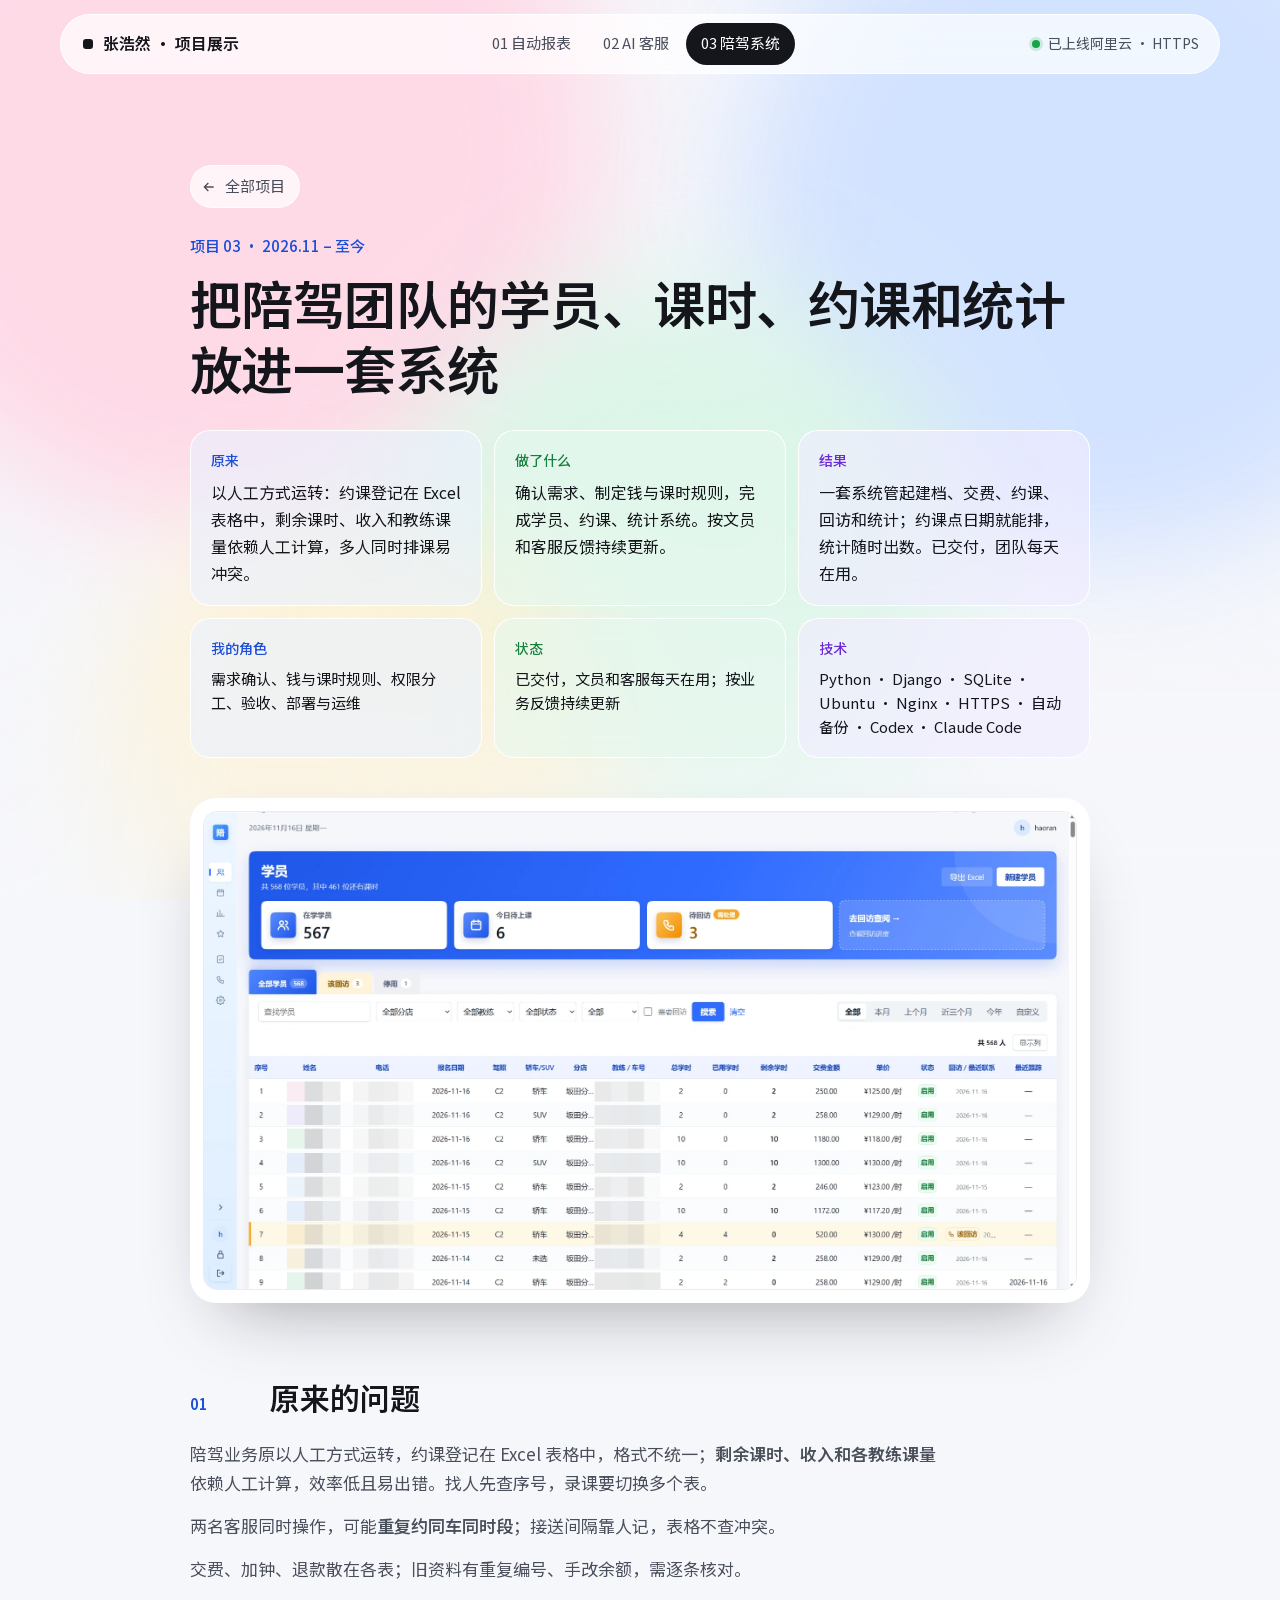
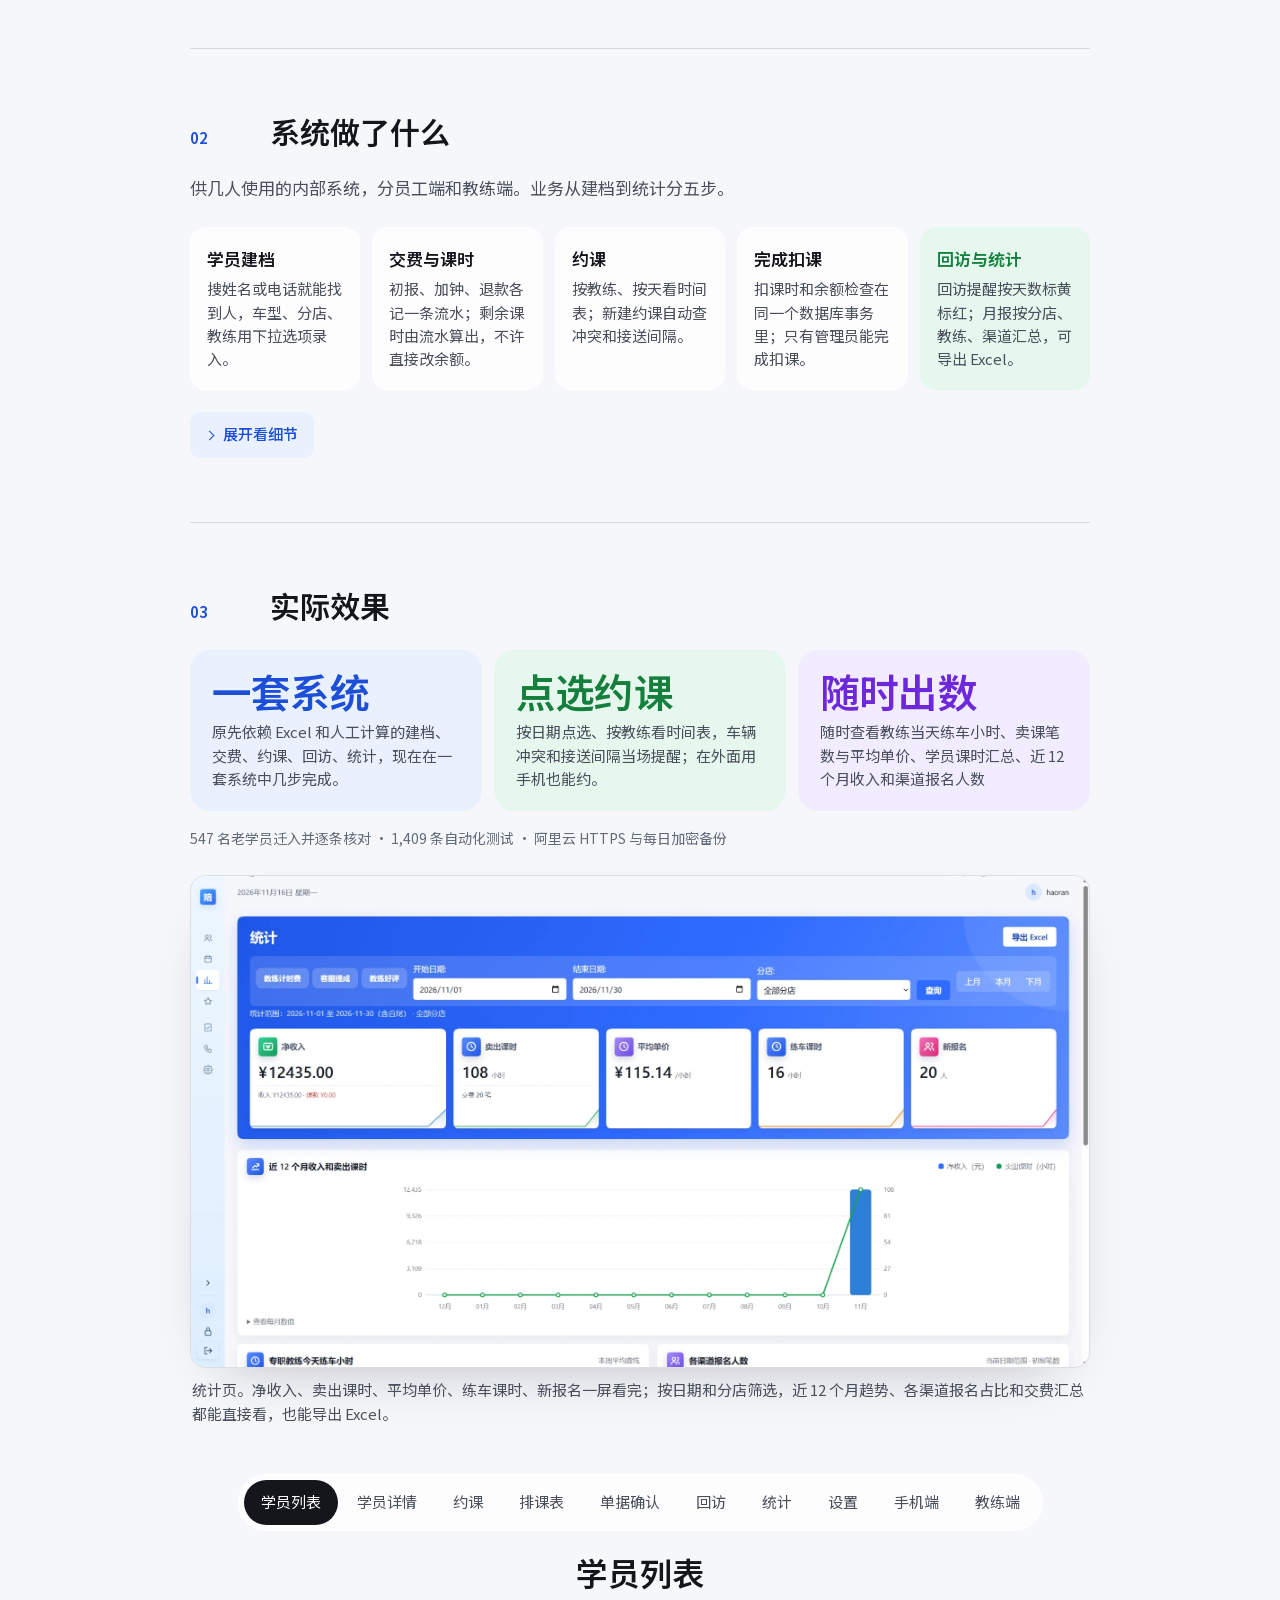
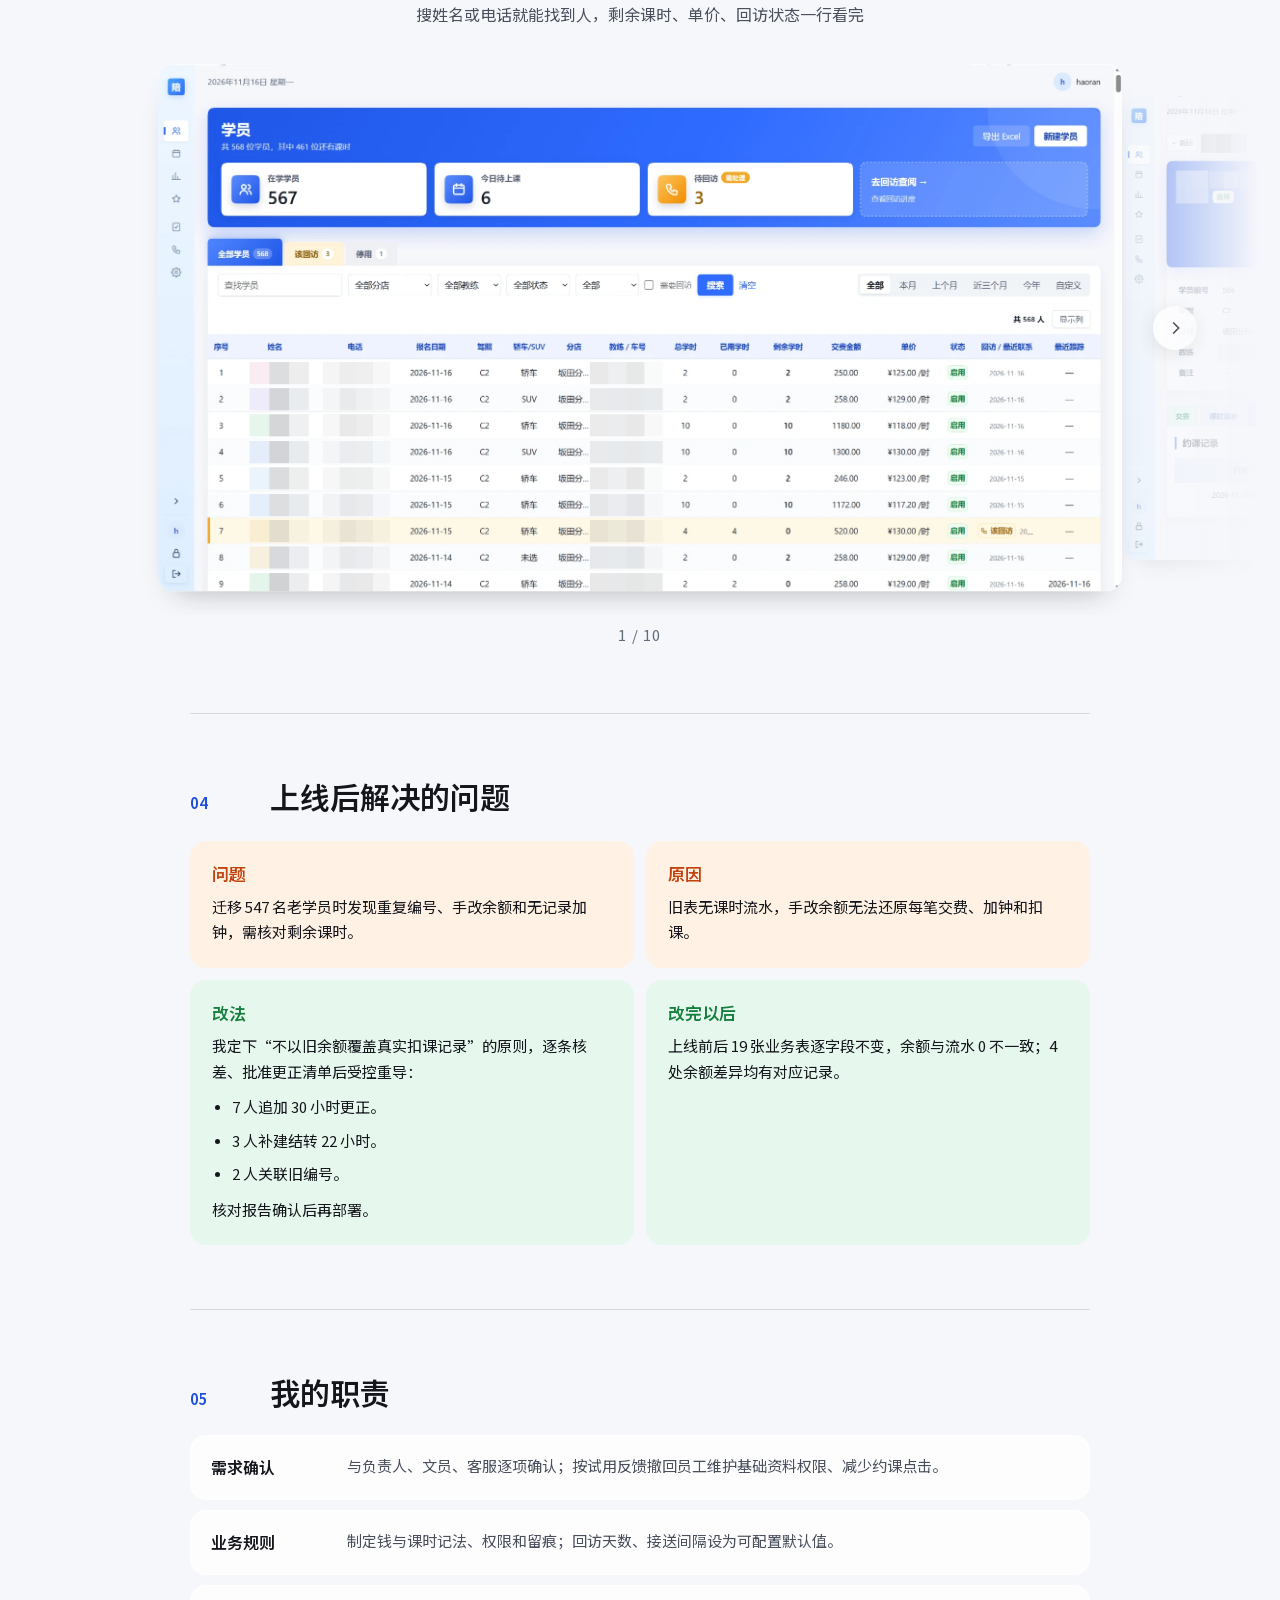
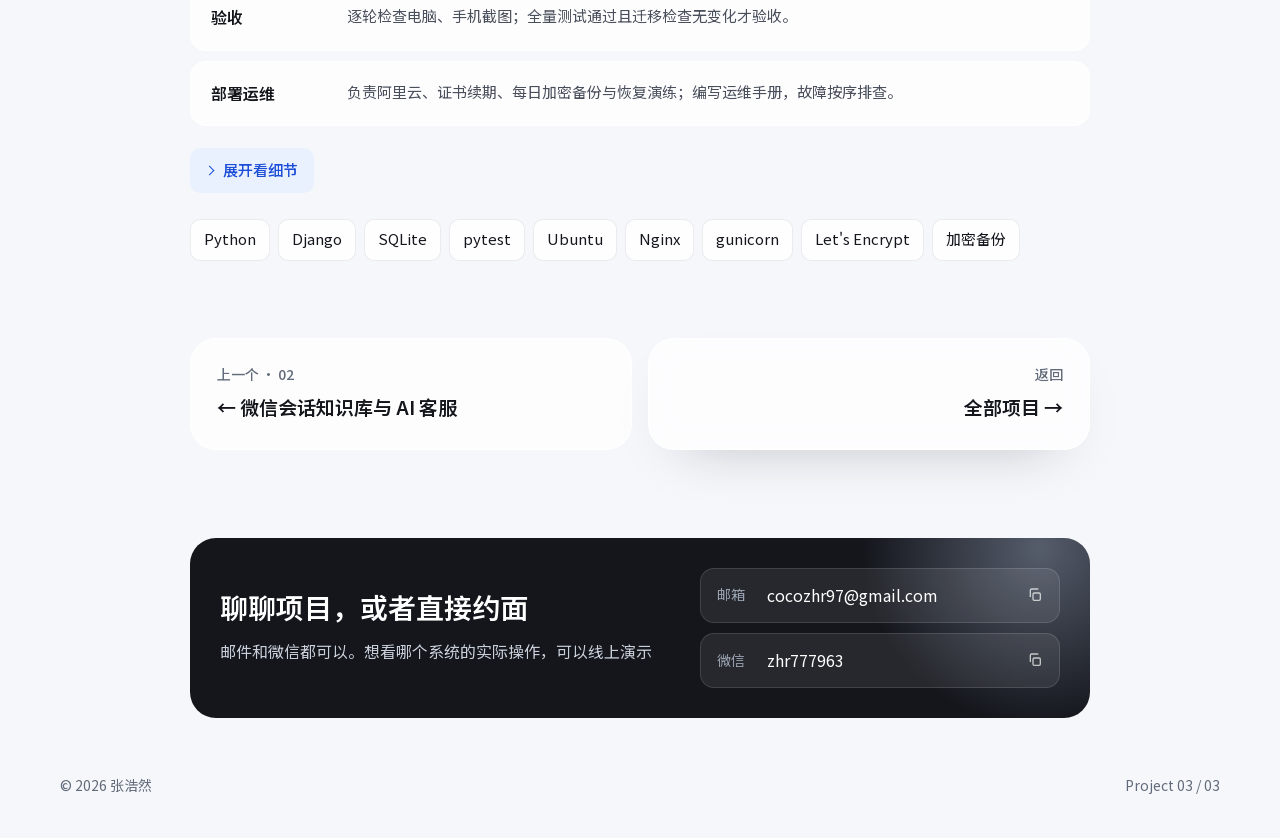
<file: projects/peijia.html>
<!doctype html>
<html lang="zh-CN">
<head>
<meta charset="utf-8">
<meta name="viewport" content="width=device-width, initial-scale=1">
<title>把陪驾团队的学员、课时、约课和统计放进一套系统 · 张浩然</title>
<meta name="description" content="把陪驾团队的学员、课时、约课和统计放进一套系统，已部署到阿里云服务器供业务使用。">
<meta name="theme-color" content="#f3efe6">
<link rel="stylesheet" href="../assets/css/fonts.css?v=20261117c">
<link rel="stylesheet" href="../assets/css/site.css?v=20261117c">
<link rel="icon" href="data:image/svg+xml,%3Csvg xmlns='http://www.w3.org/2000/svg' viewBox='0 0 32 32'%3E%3Crect width='32' height='32' rx='9' fill='%23141516'/%3E%3Ctext x='16' y='22' text-anchor='middle' font-family='Georgia,serif' font-size='17' fill='%23f3efe6'%3EZ%3C/text%3E%3C/svg%3E">
</head>
<body>
<div class="mesh" aria-hidden="true"><span class="m1"></span><span class="m2"></span><span class="m3"></span><span class="m4"></span></div>

<header class="nav">
  <div class="wrap">
    <div class="nav__bar glass">
      <a class="nav__brand" href="../index.html"><i></i>张浩然 · 项目展示</a>
      <nav class="nav__links">
        <a href="baobiao.html">01 自动报表</a>
        <a href="kefu.html">02 AI 客服</a>
        <a href="peijia.html" class="is-active">03 陪驾系统</a>
      </nav>
      <div class="nav__status"><i></i><span>已上线阿里云 · HTTPS</span></div>
    </div>
  </div>
</header>

<main class="project-main">
  <section class="wrap proj-hero">
    <a class="crumb glass" href="../index.html#projects" data-reveal style="--i:0"><svg viewBox="0 0 24 24" fill="none" stroke="currentColor" stroke-width="2"><path d="M19 12H5M11 18l-6-6 6-6"/></svg>全部项目</a>
    <div class="mono" data-reveal style="--i:0">项目 03 · 2026.11 – 至今</div>
    <h1 class="title-system" data-reveal style="--i:1"><span class="title-phrase">把陪驾团队的</span><span class="title-phrase">学员、课时、约课和统计</span><br class="br-desktop"><span class="title-phrase">放进一套系统</span></h1>
    <dl class="meta project-overview" data-reveal style="--i:2">
      <div class="meta__item meta__item--blue"><dt>原来</dt><dd>以人工方式运转：约课登记在 Excel 表格中，剩余课时、收入和教练课量依赖人工计算，多人同时排课易冲突。</dd></div>
      <div class="meta__item meta__item--green"><dt>做了什么</dt><dd>确认需求、制定钱与课时规则，完成学员、约课、统计系统。按文员和客服反馈持续更新。</dd></div>
      <div class="meta__item meta__item--purple"><dt>结果</dt><dd>一套系统管起建档、交费、约课、回访和统计；约课点日期就能排，统计随时出数。已交付，团队每天在用。</dd></div>
    </dl>
    <dl class="meta" data-reveal style="--i:3">
      <div class="meta__item meta__item--blue"><dt>我的角色</dt><dd>需求确认、钱与课时规则、权限分工、验收、部署与运维</dd></div>
      <div class="meta__item meta__item--green"><dt>状态</dt><dd>已交付，文员和客服每天在用；按业务反馈持续更新</dd></div>
      <div class="meta__item meta__item--purple"><dt>技术</dt><dd>Python · Django · SQLite · Ubuntu · Nginx · HTTPS · 自动备份 · Codex · Claude Code</dd></div>
    </dl>
  </section>

  <section class="wrap" data-reveal="scale">
    <figure class="proj-cover"><img src="../assets/img/peijia/v2/students.png" alt="陪驾管理系统学员列表"></figure>
  </section>

  <div class="wrap proj-body">
    <div class="proj-body__rail">
    <nav class="toc" aria-label="本页目录">
      <a href="#problem"><i>01</i>原来的问题</a>
      <a href="#system"><i>02</i>系统做了什么</a>
      <a href="#result"><i>03</i>实际效果</a>
      <a href="#fix"><i>04</i>上线后解决的问题</a>
      <a href="#role"><i>05</i>我的职责</a>
    </nav>
    </div>

    <div class="proj-body__content">
      <section class="block" id="problem" data-reveal>
        <div class="block__head"><span class="block__idx">01</span><h2>原来的问题</h2></div>
        <div class="prose"><p>陪驾业务原以人工方式运转，约课登记在 Excel 表格中，格式不统一；<strong>剩余课时、收入和各教练课量</strong>依赖人工计算，效率低且易出错。找人先查序号，录课要切换多个表。</p><p>两名客服同时操作，可能<strong>重复约同车同时段</strong>；接送间隔靠人记，表格不查冲突。</p><p>交费、加钟、退款散在各表；旧资料有重复编号、手改余额，需逐条核对。</p></div>
      </section>

      <section class="block" id="system" data-reveal>
        <div class="block__head"><span class="block__idx">02</span><h2>系统做了什么</h2></div>
        <div class="prose"><p>供几人使用的内部系统，分员工端和教练端。业务从建档到统计分五步。</p></div>
        <div class="flow">
          <div><b>学员建档</b><small>搜姓名或电话就能找到人，车型、分店、教练用下拉选项录入。</small></div>
          <div><b>交费与课时</b><small>初报、加钟、退款各记一条流水；剩余课时由流水算出，不许直接改余额。</small></div>
          <div><b>约课</b><small>按教练、按天看时间表；新建约课自动查冲突和接送间隔。</small></div>
          <div><b>完成扣课</b><small>扣课时和余额检查在同一个数据库事务里；只有管理员能完成扣课。</small></div>
          <div class="is-out"><b>回访与统计</b><small>回访提醒按天数标黄标红；月报按分店、教练、渠道汇总，可导出 Excel。</small></div>
        </div>
        <details class="project-details"><summary>展开看细节</summary><div class="project-details__body"><div class="prose"><p>金额按“分”、课时按“半小时”存整数，<strong>不用浮点数</strong>。流水只增不改，录错须作废或更正并写原因；业务数据不真删。所有写操作记录操作人、时间、修改内容和原值。</p><p>员工可建档、录交费、约课和取消。完成扣课、补录练车、扣课爽约<strong>仅管理员可操作</strong>；教练只看自己的课与课时。登录、权限、表单、迁移使用 Django 自带功能。</p></div></div></details>
      </section>

      <section class="block" id="result" data-reveal>
        <div class="block__head"><span class="block__idx">03</span><h2>实际效果</h2></div>
        <div class="kpis">
          <div class="kpi"><b class="num">一套系统</b><span>原先依赖 Excel 和人工计算的建档、交费、约课、回访、统计，现在在一套系统中几步完成。</span></div>
          <div class="kpi"><b class="num">点选约课</b><span>按日期点选、按教练看时间表，车辆冲突和接送间隔当场提醒；在外面用手机也能约。</span></div>
          <div class="kpi"><b class="num">随时出数</b><span>随时查看教练当天练车小时、卖课笔数与平均单价、学员课时汇总、近 12 个月收入和渠道报名人数</span></div>
        </div>
        <p style="margin-top:16px;font-size:14px;color:var(--fg3)">547 名老学员迁入并逐条核对 · 1,409 条自动化测试 · 阿里云 HTTPS 与每日加密备份</p>
        <div class="gallery">
          <figure class="is-wide"><div class="shot"><img src="../assets/img/peijia/v2/reports.png" alt="陪驾管理系统统计页：收入、课时、报名趋势和渠道汇总，个人信息已遮挡" loading="lazy"></div><figcaption>统计页。净收入、卖出课时、平均单价、练车课时、新报名一屏看完；按日期和分店筛选，近 12 个月趋势、各渠道报名占比和交费汇总都能直接看，也能导出 Excel。</figcaption></figure>
        </div>
        <div class="demo-tabs" data-carousel role="region" aria-roledescription="carousel" aria-label="陪驾系统功能演示，共 10 页">
          <div class="demo-tabs__rail">
          <div class="demo-tabs__list" role="tablist" aria-label="陪驾系统功能演示" aria-orientation="horizontal">
            <span class="demo-carousel__indicator" aria-hidden="true"></span>
            <button type="button" id="demo-tab-students" role="tab" aria-selected="true" aria-controls="demo-panel-students" tabindex="0">学员列表</button>
            <button type="button" id="demo-tab-detail" role="tab" aria-selected="false" aria-controls="demo-panel-detail" tabindex="-1">学员详情</button>
            <button type="button" id="demo-tab-schedule" role="tab" aria-selected="false" aria-controls="demo-panel-schedule" tabindex="-1">约课</button>
            <button type="button" id="demo-tab-timetable" role="tab" aria-selected="false" aria-controls="demo-panel-timetable" tabindex="-1">排课表</button>
            <button type="button" id="demo-tab-payments" role="tab" aria-selected="false" aria-controls="demo-panel-payments" tabindex="-1">单据确认</button>
            <button type="button" id="demo-tab-review" role="tab" aria-selected="false" aria-controls="demo-panel-review" tabindex="-1">回访</button>
            <button type="button" id="demo-tab-reports" role="tab" aria-selected="false" aria-controls="demo-panel-reports" tabindex="-1">统计</button>
            <button type="button" id="demo-tab-settings" role="tab" aria-selected="false" aria-controls="demo-panel-settings" tabindex="-1">设置</button>
            <button type="button" id="demo-tab-mobile" role="tab" aria-selected="false" aria-controls="demo-panel-mobile" tabindex="-1">手机端</button>
            <button type="button" id="demo-tab-coach" role="tab" aria-selected="false" aria-controls="demo-panel-coach" tabindex="-1">教练端</button>
          </div>
          </div>
          <div class="demo-carousel__surface">
          <div class="demo-carousel__captions"></div>
          <div class="demo-carousel__stage">
          <div class="demo-tabs__panel" id="demo-panel-students" role="tabpanel" aria-labelledby="demo-tab-students" tabindex="0">
            <figure><div class="shot"><img src="../assets/img/peijia/v2/students.png" alt="陪驾管理系统学员列表，个人信息已遮挡" width="2000" height="1093" loading="lazy"></div><figcaption>搜姓名或电话就能找到人，剩余课时、单价、回访状态一行看完</figcaption></figure>
          </div>
          <div class="demo-tabs__panel" id="demo-panel-detail" role="tabpanel" aria-labelledby="demo-tab-detail" tabindex="0" hidden>
            <figure><div class="shot"><img src="../assets/img/peijia/v2/detail.png" alt="陪驾管理系统学员详情，个人信息已遮挡" width="2000" height="1093" loading="lazy"></div><figcaption>档案、交费、课时流水、约课和跟踪记录在一页，常用操作都在顶部</figcaption></figure>
          </div>
          <div class="demo-tabs__panel" id="demo-panel-schedule" role="tabpanel" aria-labelledby="demo-tab-schedule" tabindex="0" hidden>
            <figure><div class="shot"><img src="../assets/img/peijia/v2/schedule.png" alt="陪驾管理系统约课，个人信息已遮挡" width="2000" height="1093" loading="lazy"></div><figcaption>按天看课量，今天待处理的课会提示：收款没确认就不能扣课</figcaption></figure>
          </div>
          <div class="demo-tabs__panel" id="demo-panel-timetable" role="tabpanel" aria-labelledby="demo-tab-timetable" tabindex="0" hidden>
            <figure><div class="shot"><img src="../assets/img/peijia/v2/timetable.png" alt="陪驾管理系统排课表，个人信息已遮挡" width="2000" height="1064" loading="lazy"></div><figcaption>按教练分列的时间表，空档直接点“约课”，自动查冲突和接送间隔</figcaption></figure>
          </div>
          <div class="demo-tabs__panel" id="demo-panel-payments" role="tabpanel" aria-labelledby="demo-tab-payments" tabindex="0" hidden>
            <figure><div class="shot"><img src="../assets/img/peijia/v2/payments.png" alt="陪驾管理系统单据确认，个人信息已遮挡" width="2000" height="1093" loading="lazy"></div><figcaption>管理员核对每笔交费，确认收款后才计入可用课时</figcaption></figure>
          </div>
          <div class="demo-tabs__panel" id="demo-panel-review" role="tabpanel" aria-labelledby="demo-tab-review" tabindex="0" hidden>
            <figure><div class="shot"><img src="../assets/img/peijia/v2/review.png" alt="陪驾管理系统回访，个人信息已遮挡" width="2000" height="1093" loading="lazy"></div><figcaption>体验课用完、课时过半等情况自动提醒回访</figcaption></figure>
          </div>
          <div class="demo-tabs__panel" id="demo-panel-reports" role="tabpanel" aria-labelledby="demo-tab-reports" tabindex="0" hidden>
            <figure><div class="shot"><img src="../assets/img/peijia/v2/reports.png" alt="陪驾管理系统统计，个人信息已遮挡" width="2000" height="1093" loading="lazy"></div><figcaption>净收入、卖出课时、平均单价、练车课时、新报名，按日期和分店随时看</figcaption></figure>
          </div>
          <div class="demo-tabs__panel" id="demo-panel-settings" role="tabpanel" aria-labelledby="demo-tab-settings" tabindex="0" hidden>
            <figure><div class="shot"><img src="../assets/img/peijia/v2/settings.png" alt="陪驾管理系统设置，个人信息已遮挡" width="2000" height="1093" loading="lazy"></div><figcaption>分店、教练与车号、渠道、付款方式、账号和操作日志</figcaption></figure>
          </div>
          <div class="demo-tabs__panel demo-tabs__panel--collage" id="demo-panel-mobile" role="tabpanel" aria-labelledby="demo-tab-mobile" tabindex="0" hidden>
            <figure><div class="shot"><img src="../assets/img/peijia/v2/mobile.png" alt="陪驾管理系统手机端：学员、约课卡片和统计三屏拼图，个人信息已遮挡" width="2694" height="1684" loading="lazy"></div><figcaption>文员和客服平时在电脑上用，约课常在外面用手机完成，所以手机端专门优化了约课流程，列表改成卡片、底部导航。</figcaption></figure>
          </div>
          <div class="demo-tabs__panel demo-tabs__panel--collage" id="demo-panel-coach" role="tabpanel" aria-labelledby="demo-tab-coach" tabindex="0" hidden>
            <figure><div class="shot"><img src="../assets/img/peijia/v2/coach.png" alt="陪驾管理系统教练端：我的课、我的课时和反馈三屏拼图，演示数据" width="2359" height="1684" loading="lazy"></div><figcaption>教练用手机查看自己当天和本周的课、累计练车课时，练完给学员写反馈</figcaption></figure>
          </div>
          <button class="demo-carousel__arrow demo-carousel__arrow--prev" type="button" aria-label="上一页" aria-disabled="true" tabindex="-1"><svg viewBox="0 0 24 24" fill="none" stroke="currentColor" stroke-width="1.8" aria-hidden="true"><path d="m14 6-6 6 6 6"/></svg></button>
          <button class="demo-carousel__arrow demo-carousel__arrow--next" type="button" aria-label="下一页"><svg viewBox="0 0 24 24" fill="none" stroke="currentColor" stroke-width="1.8" aria-hidden="true"><path d="m10 6 6 6-6 6"/></svg></button>
          </div>
          <p class="demo-carousel__count" role="status" aria-live="polite" aria-atomic="true">1 / 10<span class="demo-carousel__sr"> · 学员列表</span></p>
          </div>
        </div>
      </section>

      <section class="block" id="fix" data-reveal>
        <div class="block__head"><span class="block__idx">04</span><h2>上线后解决的问题</h2></div>
        <div class="story">
          <div class="before"><h3>问题</h3><p>迁移 547 名老学员时发现重复编号、手改余额和无记录加钟，需核对剩余课时。</p></div>
          <div class="before"><h3>原因</h3><p>旧表无课时流水，手改余额无法还原每笔交费、加钟和扣课。</p></div>
          <div class="after"><h3>改法</h3><p>我定下“不以旧余额覆盖真实扣课记录”的原则，逐条核差、批准更正清单后受控重导：</p><ul><li>7 人追加 30 小时更正。</li><li>3 人补建结转 22 小时。</li><li>2 人关联旧编号。</li></ul><p>核对报告确认后再部署。</p></div>
          <div class="after"><h3>改完以后</h3><p>上线前后 19 张业务表逐字段不变，余额与流水 0 不一致；4 处余额差异均有对应记录。</p></div>
        </div>
      </section>

      <section class="block" id="role" data-reveal>
        <div class="block__head"><span class="block__idx">05</span><h2>我的职责</h2></div>
        <dl class="roles">
          <div><dt>需求确认</dt><dd>与负责人、文员、客服逐项确认；按试用反馈撤回员工维护基础资料权限、减少约课点击。</dd></div>
          <div><dt>业务规则</dt><dd>制定钱与课时记法、权限和留痕；回访天数、接送间隔设为可配置默认值。</dd></div>
          <div><dt>验收</dt><dd>逐轮检查电脑、手机截图；全量测试通过且迁移检查无变化才验收。</dd></div>
          <div><dt>部署运维</dt><dd>负责阿里云、证书续期、每日加密备份与恢复演练；编写运维手册，故障按序排查。</dd></div>
        </dl>
        <details class="project-details"><summary>展开看细节</summary><div class="project-details__body"><div class="prose"><p>已部署阿里云 2 核 2G Ubuntu，使用 HTTPS。Nginx + gunicorn，Let's Encrypt 证书自动续期，后台提醒到期。<strong>每天凌晨加密备份</strong>保留 14 天，本机电脑开机时自动同步。</p></div></div></details>
        <div class="tags" style="margin-top:26px">
          <span>Python</span><span>Django</span><span>SQLite</span><span>pytest</span><span>Ubuntu</span><span>Nginx</span><span>gunicorn</span><span>Let's Encrypt</span><span>加密备份</span>
        </div>
      </section>
    </div>
  </div>

  <div class="wrap pager">
    <a href="kefu.html"><span class="mono">上一个 · 02</span><b>← 微信会话知识库与 AI 客服</b></a>
    <a href="../index.html#projects" class="is-next glass"><span class="mono">返回</span><b>全部项目 →</b></a>
  </div>

  <section class="wrap section" id="contact" aria-label="联系">
      <div class="contact contact--bar" data-reveal="scale">
        <div class="contact__intro">
          <h2>聊聊项目，或者直接约面</h2>
          <p>邮件和微信都可以。想看哪个系统的实际操作，可以线上演示</p>
        </div>
        <div class="contact__list">
          <button class="copy" data-copy="cocozhr97@gmail.com"><small>邮箱</small><span data-copy-label>cocozhr97@gmail.com</span><svg viewBox="0 0 24 24" fill="none" stroke="currentColor" stroke-width="2"><rect x="9" y="9" width="11" height="11" rx="2"/><path d="M5 15V5a2 2 0 0 1 2-2h10"/></svg></button>
          <button class="copy" data-copy="zhr777963"><small>微信</small><span data-copy-label>zhr777963</span><svg viewBox="0 0 24 24" fill="none" stroke="currentColor" stroke-width="2"><rect x="9" y="9" width="11" height="11" rx="2"/><path d="M5 15V5a2 2 0 0 1 2-2h10"/></svg></button>
        </div>
      </div>
  </section>
</main>

<footer class="wrap footer">
  <span>© 2026 张浩然</span>
  <span>Project 03 / 03</span>
</footer>

<script src="../assets/js/site.js?v=20261117c" defer></script>
</body>
</html>
</file>
<file: assets/css/fonts.css>
/* 自托管子集字体：由 docs/build_fonts.py 生成，只含本站用到的字。国内网络打不开 Google Fonts 也能正常显示。 */
@font-face{font-family:'Noto Serif SC';font-weight:600 700;font-style:normal;font-display:swap;src:url('../fonts/NotoSerifSC-600.woff2') format('woff2')}
@font-face{font-family:'Noto Sans SC';font-weight:400;font-style:normal;font-display:swap;src:url('../fonts/NotoSansSC-400.woff2') format('woff2')}
@font-face{font-family:'Noto Sans SC';font-weight:500;font-style:normal;font-display:swap;src:url('../fonts/NotoSansSC-500.woff2') format('woff2')}
@font-face{font-family:'Noto Sans SC';font-weight:600;font-style:normal;font-display:swap;src:url('../fonts/NotoSansSC-600.woff2') format('woff2')}
@font-face{font-family:'JetBrains Mono';font-weight:400 500;font-style:normal;font-display:swap;src:url('../fonts/JetBrainsMono-500.woff2') format('woff2')}
</file>
<file: assets/css/site.css>
/* ============================================================
   张浩然 · 项目展示 — 设计系统 v2
   方向：渐变玻璃为主，数据区用便当格与其色块。
   规矩：一套字体；数字不另配字体；正文 17px、最小 15px；
         序号与标题同一基线；截图完整摆正；标题不带标点。
   ============================================================ */

:root {
  --bg: #f6f7fb;
  --fg: #14161c;
  --fg2: #4a4f5c;
  --fg3: #737a89;
  --line: rgba(20, 22, 28, 0.08);
  --line-2: rgba(20, 22, 28, 0.14);
  --glass: rgba(255, 255, 255, 0.72);
  --glass-2: rgba(255, 255, 255, 0.86);
  --glass-line: rgba(255, 255, 255, 0.9);
  --shadow: 0 24px 60px -36px rgba(20, 22, 28, 0.35);
  --shadow-2: 0 34px 70px -36px rgba(20, 22, 28, 0.42);

  /* 便当格色块 */
  --blue: #e9f1ff;   --blue-f: #1d4ed8;
  --green: #e6f7ee;  --green-f: #15803d;
  --orange: #fff1e3; --orange-f: #c2410c;
  --purple: #f1ecff; --purple-f: #6d28d9;
  --ink: #14161c;

  --font: "Noto Sans SC", "PingFang SC", "Microsoft YaHei UI", "Microsoft YaHei", sans-serif;
  --r: 20px;
  --r-lg: 26px;
  --ease: cubic-bezier(0.22, 1, 0.36, 1);
  --gutter: clamp(16px, 4vw, 48px);
  --maxw: 1160px;
}

*, *::before, *::after { box-sizing: border-box; }
html { scroll-behavior: smooth; -webkit-text-size-adjust: 100%; overflow-x: hidden; overflow-x: clip; }
body {
  margin: 0; background: var(--bg); color: var(--fg);
  font-family: var(--font); font-size: 17px; line-height: 1.7;
  font-variant-numeric: tabular-nums; -webkit-font-smoothing: antialiased;
  overflow-x: hidden; overflow-x: clip;
}
a { color: inherit; text-decoration: none; }
img { max-width: 100%; height: auto; display: block; }
button { font: inherit; color: inherit; background: none; border: 0; cursor: pointer; }
h1, h2, h3, h4 { margin: 0; font-weight: 600; line-height: 1.3; }
p { margin: 0; }
::selection { background: var(--fg); color: #fff; }
.wrap { width: min(var(--maxw), 100% - var(--gutter) * 2); margin-inline: auto; position: relative; z-index: 1; }

/* ---------- 渐变光晕背景 ---------- */
.mesh { position: fixed; inset: 0; z-index: 0; pointer-events: none; overflow: hidden; }
.mesh span {
  position: absolute; border-radius: 50%; filter: blur(60px); opacity: 0.9;
  animation: drift 26s ease-in-out infinite alternate;
}
.mesh .m1 { width: 60vw; height: 60vw; max-width: 760px; max-height: 760px; left: -12vw; top: -18vw; background: #ffd6e4; }
.mesh .m2 { width: 56vw; height: 56vw; max-width: 720px; max-height: 720px; right: -14vw; top: -12vw; background: #cfe0ff; animation-delay: -8s; }
.mesh .m3 { width: 46vw; height: 46vw; max-width: 600px; max-height: 600px; left: 30vw; top: 22vw; background: #d9f5e6; animation-delay: -15s; }
.mesh .m4 { width: 40vw; height: 40vw; max-width: 520px; max-height: 520px; left: 8vw; top: 40vw; background: #fff0c9; animation-delay: -20s; }
.mesh::after { content: ""; position: absolute; inset: 0; background: linear-gradient(180deg, transparent 0, transparent 55vh, var(--bg) 120vh); }
@keyframes drift { from { transform: translate(0, 0) scale(1); } to { transform: translate(4vw, 3vw) scale(1.08); } }
@media (prefers-reduced-motion: reduce) { .mesh span { animation: none; } }

/* ---------- 玻璃面板 ---------- */
.glass {
  background: var(--glass); border: 1px solid var(--glass-line);
  backdrop-filter: blur(18px) saturate(1.3); -webkit-backdrop-filter: blur(18px) saturate(1.3);
  box-shadow: var(--shadow);
}

/* ---------- 顶栏 ---------- */
.nav { position: sticky; top: 0; z-index: 50; padding: 14px 0; transition: transform 300ms var(--ease), opacity 300ms var(--ease); }
.is-nav-hidden .nav { transform: translateY(-120%); opacity: 0; pointer-events: none; }
.nav:focus-within { transform: none; opacity: 1; pointer-events: auto; }
@media (prefers-reduced-motion: reduce) {
  .nav { transition: opacity 300ms ease; }
  .is-nav-hidden .nav { transform: none; }
}
.nav__bar { display: flex; align-items: center; justify-content: space-between; gap: 16px; height: 60px; padding: 0 10px 0 22px; border-radius: 999px; }
.nav__brand { font-size: 16px; font-weight: 600; display: flex; align-items: center; gap: 10px; }
.nav__brand i { width: 10px; height: 10px; border-radius: 3px; background: var(--fg); display: inline-block; }
.nav__links { display: flex; gap: 2px; }
.nav__links a { padding: 8px 15px; border-radius: 999px; font-size: 15px; color: var(--fg2); transition: background 0.25s, color 0.25s; }
.nav__links a:hover { background: rgba(20,22,28,0.06); color: var(--fg); }
.nav__links a.is-active { background: var(--fg); color: #fff; }
.nav__status { display: inline-flex; align-items: center; gap: 8px; font-size: 14px; color: var(--fg2); padding-right: 10px; }
.nav__status i { width: 8px; height: 8px; border-radius: 50%; background: #16a34a; box-shadow: 0 0 0 3px rgba(22,163,74,.18); }
@media (max-width: 760px) { .nav__links { display: none; } .nav__status span { display: none; } .nav__bar { padding-right: 18px; } }

/* ---------- 按钮 ---------- */
.btn { display: inline-flex; align-items: center; gap: 10px; height: 50px; padding: 0 24px; border-radius: 14px; font-size: 16px; font-weight: 500; transition: transform 0.35s var(--ease), box-shadow 0.35s var(--ease), background 0.25s; }
.btn--ink { background: var(--fg); color: #fff; box-shadow: 0 12px 30px -14px rgba(20,22,28,.6); }
.btn--ink:hover { transform: translateY(-2px); box-shadow: 0 18px 34px -14px rgba(20,22,28,.55); }
.btn--glass { background: var(--glass); border: 1px solid var(--glass-line); backdrop-filter: blur(12px); -webkit-backdrop-filter: blur(12px); }
.btn--glass:hover { transform: translateY(-2px); background: var(--glass-2); }
.btn svg { width: 16px; height: 16px; transition: transform 0.35s var(--ease); }
.btn:hover svg { transform: translateX(3px); }

/* ---------- 首屏 ---------- */
.hero { padding: clamp(56px, 8vw, 104px) 0 clamp(36px, 5vw, 56px); text-align: center; }
.hero__tag { display: inline-flex; align-items: center; gap: 8px; font-size: 15px; font-weight: 500; padding: 8px 16px; border-radius: 999px; }
.hero__tag i { width: 8px; height: 8px; border-radius: 50%; background: #16a34a; }
.hero h1 { margin: 26px auto 0; font-size: clamp(36px, 5.2vw, 64px); line-height: 1.2; font-weight: 600; letter-spacing: -0.015em; max-width: 15em; }
.hero__lede { margin: 20px auto 0; font-size: clamp(17px, 1.5vw, 20px); color: var(--fg2); max-width: 34em; text-wrap: pretty; }
.hero__cta { display: flex; justify-content: center; gap: 12px; margin-top: 32px; flex-wrap: wrap; }

/* ---------- 章节标题：序号与标题同一基线 ---------- */
.section { padding: clamp(48px, 7vw, 88px) 0 0; }
.section__head { display: grid; grid-template-columns: 64px 1fr; align-items: baseline; column-gap: 16px; margin-bottom: 28px; }
.section__idx { font-size: 15px; font-weight: 600; color: var(--blue-f); }
.section__title { font-size: clamp(26px, 3vw, 34px); font-weight: 600; line-height: 1.3; }
.section__sub { grid-column: 2; margin-top: 8px; font-size: 16px; color: var(--fg3); max-width: 40em; }
@media (max-width: 640px) { .section__head { grid-template-columns: 44px 1fr; } }

/* ---------- 便当格 ---------- */
.bento { display: grid; grid-template-columns: repeat(12, 1fr); grid-auto-rows: 118px; gap: 16px; }
.tile {
  position: relative; border-radius: var(--r-lg); padding: 26px; overflow: hidden;
  display: flex; flex-direction: column; isolation: isolate;
  background: var(--glass); border: 1px solid var(--glass-line);
  backdrop-filter: blur(18px) saturate(1.3); -webkit-backdrop-filter: blur(18px) saturate(1.3);
  box-shadow: var(--shadow);
  transition: transform 0.5s var(--ease), box-shadow 0.5s var(--ease);
}
.tile:hover { transform: translateY(-4px); box-shadow: var(--shadow-2); }
.tile__k { font-size: 15px; font-weight: 500; color: var(--fg3); display: flex; justify-content: space-between; gap: 12px; }
.tile:has(.tile__go) .tile__k { padding-right: 52px; }
.tile__k b { color: var(--fg); font-weight: 600; }
.tile h3 { margin-top: 6px; font-size: 24px; font-weight: 600; line-height: 1.3; }
.tile__d { margin-top: auto; padding-top: 14px; font-size: 15px; color: var(--fg2); line-height: 1.6; }
.tile__big { font-size: clamp(44px, 5vw, 64px); font-weight: 600; line-height: 1; letter-spacing: -0.02em; margin-top: 8px; }
.tile__shot { margin-top: 18px; border-radius: 14px; overflow: hidden; border: 1px solid var(--line); background: #fff; }
.tile__shot img { width: 100%; }
.tile__shot--phone { max-width: 230px; align-self: center; }
.tile__go { position: absolute; right: 20px; top: 20px; width: 38px; height: 38px; border-radius: 50%; background: #fff; border: 1px solid var(--line); display: grid; place-items: center; transition: transform 0.4s var(--ease), background 0.25s; }
.tile__go svg { width: 16px; height: 16px; }
.tile:hover .tile__go { transform: translateX(3px); background: var(--fg); color: #fff; }
.tile__link { position: absolute; inset: 0; z-index: 2; }
.tile__list { margin: 14px 0 0; padding: 0; list-style: none; display: grid; gap: 7px; font-size: 15px; color: var(--fg2); }
.tile__list li { display: flex; gap: 10px; }
.tile__list li::before { content: ""; width: 6px; height: 6px; border-radius: 50%; background: var(--fg3); flex: none; margin-top: 10px; }

/* 色块 */
.tile--blue { background: linear-gradient(160deg, rgba(233,241,255,.92), rgba(233,241,255,.7)); }
.tile--blue .tile__k, .tile--blue .tile__big { color: var(--blue-f); }
.tile--green { background: linear-gradient(160deg, rgba(230,247,238,.92), rgba(230,247,238,.7)); }
.tile--green .tile__k, .tile--green .tile__big { color: var(--green-f); }
.tile--orange { background: linear-gradient(160deg, rgba(255,241,227,.92), rgba(255,241,227,.7)); }
.tile--orange .tile__k, .tile--orange .tile__big { color: var(--orange-f); }
.tile--purple { background: linear-gradient(160deg, rgba(241,236,255,.92), rgba(241,236,255,.7)); }
.tile--purple .tile__k, .tile--purple .tile__big { color: var(--purple-f); }
.tile--ink { background: var(--ink); color: #fff; border-color: rgba(255,255,255,.08); }
.tile--ink .tile__k { color: #9aa3b2; } .tile--ink .tile__k b { color: #fff; }
.tile--ink .tile__d, .tile--ink .tile__list { color: #c9cfd9; }
.tile--ink .tile__go { background: rgba(255,255,255,.12); border-color: rgba(255,255,255,.16); color: #fff; }
.tile--ink:hover .tile__go { background: #fff; color: var(--ink); }
.tile--ink .tile__shot { border-color: rgba(255,255,255,.12); }

/* 首页项目便当布局 */
.t-p1 { grid-column: span 7; grid-row: span 4; }
.t-n1 { grid-column: span 5; grid-row: span 2; }
.t-n2 { grid-column: span 5; grid-row: span 2; }
.t-p2 { grid-column: span 4; grid-row: span 4; }
.t-p3 { grid-column: span 8; grid-row: span 4; }
.t-p3 .tile__shot { margin-top: 18px; }
@media (max-width: 960px) {
  .bento { grid-auto-rows: auto; }
  .t-p1, .t-p2, .t-p3 { grid-column: 1 / -1; grid-row: auto; }
  .t-n1, .t-n2 { grid-column: span 6; grid-row: auto; min-height: 180px; }
  .t-p2 .tile__shot--phone { max-width: 260px; }
}
@media (max-width: 560px) { .t-n1, .t-n2 { grid-column: 1 / -1; } .tile { padding: 22px; } }

/* ---------- 三个项目卡片 ---------- */
.cards { display: grid; grid-template-columns: repeat(3, 1fr); gap: 16px; }
.card { position: relative; border-radius: var(--r-lg); padding: 26px; display: flex; flex-direction: column; transition: transform 0.5s var(--ease), box-shadow 0.5s var(--ease); }
.card:hover { transform: translateY(-5px); box-shadow: var(--shadow-2); }
.card__k { display: flex; justify-content: space-between; gap: 12px; font-size: 15px; font-weight: 500; color: var(--fg3); }
.card__k b { color: var(--fg); font-weight: 600; }
.card h3 { margin-top: 12px; font-size: 23px; font-weight: 600; line-height: 1.3; }
.card__d { margin-top: 8px; font-size: 15px; color: var(--fg2); line-height: 1.65; }
.card__shot { margin-top: 20px; border-radius: 14px; overflow: hidden; border: 1px solid var(--line); background: #fff; }
.card__shot img { width: 100%; height: auto; }
.card__num { margin-top: auto; padding-top: 20px; display: flex; flex-wrap: wrap; gap: 8px; }
.card__num div { display: inline-flex; align-items: baseline; gap: 6px; padding: 8px 13px; border-radius: 10px; }
.card__num div:nth-child(1) { background: var(--blue); color: var(--blue-f); }
.card__num div:nth-child(2) { background: var(--green); color: var(--green-f); }
.card__num b { font-size: 18px; font-weight: 600; line-height: 1; }
.card__num span { font-size: 14px; font-weight: 500; color: inherit; opacity: 0.85; }
.card__go { margin-top: 20px; padding-top: 18px; border-top: 1px solid var(--line); display: inline-flex; align-items: center; gap: 8px; font-size: 15px; font-weight: 600; color: var(--blue-f); }
.card__go svg { width: 16px; height: 16px; transition: transform 0.35s var(--ease); }
.card:hover .card__go svg { transform: translateX(4px); }
.card__link { position: absolute; inset: 0; z-index: 2; border-radius: inherit; }
@media (max-width: 960px) { .cards { grid-template-columns: 1fr; } }

/* ---------- 数字带（便当色，次级信息） ---------- */
.stats { display: grid; grid-template-columns: repeat(4, 1fr); gap: 16px; margin-top: 16px; }
.stat { padding: 24px 24px 22px; border-radius: var(--r); border: 1px solid transparent; }
.stat--blue { background: var(--blue); } .stat--blue b { color: var(--blue-f); }
.stat--green { background: var(--green); } .stat--green b { color: var(--green-f); }
.stat--orange { background: var(--orange); } .stat--orange b { color: var(--orange-f); }
.stat--purple { background: var(--purple); } .stat--purple b { color: var(--purple-f); }
.stat b { display: block; font-size: clamp(34px, 3.6vw, 44px); font-weight: 600; line-height: 1.05; letter-spacing: -0.02em; }
.stat b small { font-size: 16px; font-weight: 500; margin-left: 4px; letter-spacing: 0; color: var(--fg2); }
.stat > span { display: block; margin-top: 8px; font-size: 15px; color: var(--fg2); line-height: 1.55; }
@media (max-width: 900px) { .stats { grid-template-columns: 1fr 1fr; } }
@media (max-width: 480px) { .stats { grid-template-columns: 1fr; } }

/* ---------- 方法七步 ---------- */
.steps { display: grid; grid-template-columns: repeat(7, 1fr); gap: 12px; }
.step { padding: 20px 18px 18px; border-radius: var(--r); min-height: 168px; display: flex; flex-direction: column; gap: 8px; }
.step i { font-style: normal; font-size: 14px; font-weight: 600; color: var(--fg3); }
.step b { font-size: 18px; font-weight: 600; line-height: 1.3; }
.step span { font-size: 15px; color: var(--fg2); line-height: 1.55; }
.step--ai { background: var(--ink); color: #fff; border-color: rgba(255,255,255,.08); }
.step--ai i { color: #9aa3b2; } .step--ai span { color: #c9cfd9; }
.step--ai em { font-style: normal; display: inline-block; margin-top: auto; padding: 4px 10px; border-radius: 8px; background: rgba(255,255,255,.12); font-size: 13px; font-weight: 500; align-self: flex-start; }
.method__legend { display: flex; gap: 24px; margin-top: 16px; font-size: 15px; color: var(--fg2); flex-wrap: wrap; }
.method__legend i { display: inline-block; width: 14px; height: 14px; border-radius: 4px; vertical-align: -2px; margin-right: 8px; }
.method__legend i.me { background: var(--glass-2); border: 1px solid var(--line-2); }
.method__legend i.ai { background: var(--ink); }
@media (max-width: 1000px) { .steps { grid-template-columns: repeat(4, 1fr); } }
@media (max-width: 640px) { .steps { grid-template-columns: repeat(2, 1fr); } .step { min-height: 150px; } }

/* ---------- 修过的问题 ---------- */
.fixes { display: grid; grid-template-columns: repeat(3, 1fr); gap: 16px; }
.fix { padding: 26px; border-radius: var(--r-lg); display: grid; gap: 14px; align-content: start; }
.fix__tag { display: flex; justify-content: space-between; align-items: center; font-size: 15px; font-weight: 500; color: var(--fg3); }
.fix h4 { font-size: 20px; font-weight: 600; line-height: 1.4; }
.ba { display: grid; gap: 10px; }
.ba div { position: relative; padding: 14px 16px 14px 48px; border-radius: 14px; font-size: 15px; line-height: 1.65; }
.ba div::before { position: absolute; left: 14px; top: 13px; font-size: 13px; font-weight: 600; }
.ba .before { background: var(--orange); color: var(--fg2); }
.ba .before::before { content: "前"; color: var(--orange-f); }
.ba .after { background: var(--green); color: var(--fg); }
.ba .after::before { content: "后"; color: var(--green-f); }
.fix p { font-size: 15px; color: var(--fg2); }
.fix p b { color: var(--fg); font-weight: 600; }
@media (max-width: 900px) { .fixes { grid-template-columns: 1fr; } }

/* ---------- 关于 + 联系 ---------- */
.contact { padding: 30px; border-radius: var(--r-lg); background: var(--ink); color: #fff; display: grid; gap: 18px; align-content: start; position: relative; overflow: hidden; }
.contact--bar { grid-template-columns: minmax(0, 1fr) minmax(300px, 360px); gap: 32px; align-items: center; }
.contact__intro { position: relative; z-index: 1; display: grid; gap: 12px; }
.contact::before { content: ""; position: absolute; width: 420px; height: 420px; right: -160px; top: -200px; border-radius: 50%; background: radial-gradient(circle, rgba(207,224,255,.35), transparent 60%); pointer-events: none; }
.contact h2 { font-size: 28px; font-weight: 600; line-height: 1.3; }
.contact p { color: #c9cfd9; font-size: 16px; }
.contact__list { display: grid; gap: 10px; position: relative; z-index: 1; }
.copy { display: flex; align-items: center; gap: 14px; padding: 13px 16px; border-radius: 14px; background: rgba(255,255,255,.08); border: 1px solid rgba(255,255,255,.12); font-size: 16px; color: #fff; text-align: left; transition: background 0.25s, transform 0.35s var(--ease); }
.copy:hover { background: rgba(255,255,255,.14); transform: translateY(-2px); }
.copy small { font-size: 14px; color: #9aa3b2; min-width: 36px; }
.copy svg { width: 16px; height: 16px; margin-left: auto; opacity: 0.7; }
.copy.is-done { background: rgba(163,230,53,.22); border-color: rgba(163,230,53,.5); }
@media (max-width: 860px) { .contact--bar { grid-template-columns: minmax(0, 1fr); gap: 24px; } }
@media (max-width: 480px) { .contact--bar { padding: 24px 20px; } .contact h2 { font-size: 25px; } .copy { gap: 8px; padding-inline: 12px; font-size: 15px; } }

.footer { padding: 56px 0 40px; display: flex; justify-content: space-between; gap: 16px; flex-wrap: wrap; font-size: 14px; color: var(--fg3); }

/* ============================================================
   项目页（复用已有类名）
   ============================================================ */
.proj-hero { padding: clamp(40px, 6vw, 80px) 0 clamp(24px, 4vw, 40px); }
.crumb { display: inline-flex; align-items: center; gap: 8px; font-size: 15px; color: var(--fg2); margin-bottom: 26px; padding: 8px 14px 8px 10px; border-radius: 999px; }
.crumb svg { width: 16px; height: 16px; }
.crumb:hover { color: var(--fg); }
.proj-hero .mono { font-size: 15px; font-weight: 500; color: var(--blue-f); }
.proj-hero h1 { margin-top: 12px; font-size: clamp(32px, 4.4vw, 52px); font-weight: 600; line-height: 1.25; letter-spacing: -0.01em; max-width: 20em; }
.proj-hero__lede { margin-top: 20px; font-size: clamp(17px, 1.4vw, 19px); color: var(--fg2); max-width: 40em; text-wrap: pretty; }
.meta { display: grid; grid-template-columns: repeat(3, minmax(0, 1fr)); gap: 12px; margin: 32px 0 0; }
.meta__item { padding: 18px 20px; border-radius: var(--r); background: var(--meta-bg); border: 1px solid var(--glass-line); backdrop-filter: blur(14px); -webkit-backdrop-filter: blur(14px); }
.meta__item--blue { --meta-bg: rgba(233,241,255,.62); --meta-accent: var(--blue-f); }
.meta__item--green { --meta-bg: rgba(230,247,238,.62); --meta-accent: var(--green-f); }
.meta__item--purple { --meta-bg: rgba(241,236,255,.62); --meta-accent: var(--purple-f); }
.meta dt { font-size: 14px; font-weight: 500; color: var(--meta-accent); }
.meta dd { margin: 6px 0 0; font-size: 15px; line-height: 1.6; color: var(--fg); }
.project-overview { margin-top: 28px; }
.project-overview + .meta { margin-top: 12px; }
.project-overview dd { font-size: 16px; line-height: 1.7; text-wrap: pretty; }
.project-details { margin-top: 22px; color: var(--fg2); font-size: 16px; }
.project-details summary { display: flex; align-items: center; gap: 10px; width: fit-content; min-height: 44px; padding: 10px 16px; border-radius: 10px; background: var(--blue); cursor: pointer; list-style: none; color: var(--blue-f); font-size: 15px; font-weight: 500; }
.project-details summary::-webkit-details-marker { display: none; }
.project-details summary::before { content: ""; width: 7px; height: 7px; border-right: 1.5px solid currentColor; border-bottom: 1.5px solid currentColor; transform: rotate(-45deg); transition: transform 350ms var(--ease); }
.project-details[open] summary::before { transform: rotate(45deg); }
.project-details summary:hover { color: var(--fg); }
.project-details summary:focus-visible { outline: 2px solid var(--blue-f); outline-offset: 4px; border-radius: 4px; }
.project-details__body { padding: 12px 0 4px; }
.project-details__body ul { padding-left: 1.2em; }
.project-details__body .prose { font-size: 16px; }
.story .project-details { margin-top: 8px; }
strong { font-weight: 600; }
@media (max-width: 760px) { .meta { grid-template-columns: minmax(0, 1fr); } }

.proj-cover { margin: 0; border-radius: var(--r-lg); overflow: hidden; border: 1px solid var(--glass-line); box-shadow: var(--shadow-2); background: #fff; padding: 12px; }
.proj-cover img { width: 100%; border-radius: 14px; border: 1px solid var(--line); }

.project-main { --project-width: 900px; }
/* 将传统滚动条占位的一半补回，使正文与使用 100vw 的轮播同轴。 */
.project-main > .wrap { max-width: var(--project-width); left: calc((100vw - 100%) / 2); }
.proj-body { padding: clamp(40px, 6vw, 80px) 0; }
.proj-body__rail { position: absolute; inset-block: 0; right: calc(100% + 24px); width: 188px; padding-block: inherit; }
.proj-body__content { min-width: 0; }
.toc { position: sticky; top: 92px; align-self: start; display: grid; gap: 4px; }
.toc { transition: top 300ms var(--ease), opacity 360ms var(--ease), visibility 0s linear 0s; }
.is-nav-hidden .toc { top: 20px; }
.is-gallery-visible .toc { opacity: 0; visibility: hidden; pointer-events: none; transition: top 300ms var(--ease), opacity 360ms var(--ease), visibility 0s linear 360ms; }
.toc a { padding: 9px 12px; border-radius: 12px; font-size: 15px; color: var(--fg2); display: flex; gap: 10px; transition: color 0.25s, background 0.25s; }
.toc a i { font-style: normal; font-size: 14px; font-weight: 600; color: var(--fg3); min-width: 22px; }
.toc a:hover, .toc a.is-active { color: var(--fg); background: var(--glass-2); }
.toc a.is-active i { color: var(--blue-f); }
/* 900px 正文 + 两侧各 (188px 目录 + 24px 间距 + 16px 边缘留白)。 */
@media (width < 1356px) { .proj-body__rail { display: none; } }

.block { padding-bottom: clamp(36px, 5vw, 64px); margin-bottom: clamp(36px, 5vw, 64px); border-bottom: 1px solid var(--line-2); scroll-margin-top: 96px; }
.block:last-child { border-bottom: 0; }
.block__head { display: grid; grid-template-columns: 64px 1fr; align-items: baseline; column-gap: 16px; margin-bottom: 22px; }
.block__idx { font-size: 15px; font-weight: 600; color: var(--blue-f); }
.block h2 { font-size: clamp(24px, 2.6vw, 30px); font-weight: 600; line-height: 1.3; }
.prose { font-size: 17px; color: var(--fg2); display: grid; gap: 14px; max-width: 44em; text-wrap: pretty; }
.prose strong { color: inherit; font-weight: 600; }
.prose code { font-family: inherit; font-size: inherit; padding: 1px 6px; border-radius: 6px; background: rgba(20,22,28,.06); color: var(--fg); }
.prose ul { margin: 0; padding-left: 1.2em; display: grid; gap: 8px; }

.flow { display: grid; grid-template-columns: repeat(auto-fit, minmax(160px, 1fr)); gap: 12px; margin-top: 24px; }
.flow div { position: relative; padding: 18px 16px; border-radius: 16px; background: var(--glass); border: 1px solid var(--glass-line); backdrop-filter: blur(12px); -webkit-backdrop-filter: blur(12px); font-size: 15px; line-height: 1.55; }
.flow div b { display: block; font-size: 17px; font-weight: 600; margin-bottom: 6px; }
.flow div small { color: var(--fg2); font-size: 15px; }
.flow div:not(:last-child)::after { content: "→"; position: absolute; right: -14px; top: 50%; transform: translateY(-50%); color: var(--fg3); font-size: 16px; z-index: 1; }
.flow div.is-out { background: var(--green); border-color: transparent; }
.flow div.is-out b { color: var(--green-f); }

.gallery { display: grid; grid-template-columns: repeat(2, 1fr); gap: 18px; margin-top: 24px; align-items: start; }
.gallery-title { margin-top: 32px; font-size: 18px; font-weight: 600; color: var(--fg2); }
.gallery-title + .gallery { margin-top: 14px; }
.gallery figure { margin: 0; display: grid; gap: 10px; }
.gallery figure.is-wide { grid-column: 1 / -1; }
.gallery figure.is-phone .shot { max-width: 300px; margin-inline: auto; }
.shot { border-radius: 16px; overflow: hidden; background: #fff; border: 1px solid var(--line-2); box-shadow: var(--shadow); cursor: zoom-in; transition: transform 0.45s var(--ease), box-shadow 0.45s var(--ease); }
.shot:hover { transform: translateY(-3px); box-shadow: var(--shadow-2); }
.shot img { width: 100%; }
.gallery figcaption { font-size: 15px; color: var(--fg2); line-height: 1.6; padding: 0 2px; }
.gallery figcaption b { color: var(--fg); font-weight: 600; }
@media (max-width: 700px) { .gallery { grid-template-columns: 1fr; } }

/* Full-width screenshot gallery. */
.demo-tabs { margin-top: 48px; min-width: 0; }
.demo-tabs__rail { position: relative; width: max-content; max-width: 100%; margin-inline: auto; border-radius: 999px; background: var(--glass); border: 1px solid var(--glass-line); backdrop-filter: blur(18px) saturate(1.3); -webkit-backdrop-filter: blur(18px) saturate(1.3); box-shadow: var(--shadow); overflow: hidden; }
.demo-tabs__list { position: relative; display: flex; gap: 2px; padding: 5px; overflow-x: auto; scrollbar-width: none; }
.demo-tabs__list::-webkit-scrollbar { display: none; }
.demo-tabs__list button { position: relative; z-index: 1; flex: 0 0 auto; padding: 10px 17px; border-radius: 999px; color: var(--fg2); font-size: 15px; white-space: nowrap; transition: color 300ms; }
.demo-tabs__list button:hover { color: var(--fg); }
.demo-tabs__list button[aria-selected="true"] { color: #fff; }
.demo-carousel__indicator { position: absolute; top: 5px; left: 0; bottom: 5px; border-radius: 999px; background: var(--fg); pointer-events: none; transition: transform 600ms var(--ease), width 600ms var(--ease); }
.demo-tabs__list button:focus-visible { outline: 2px solid var(--blue-f); outline-offset: -2px; }
.demo-tabs__panel[hidden] { display: none; }
.demo-tabs__panel figure { margin: 0; }
.demo-tabs__panel .shot { margin-top: 24px; }
.demo-tabs__panel figcaption { color: var(--fg2); font-size: 15px; }
.demo-carousel__captions, .demo-carousel__arrow, .demo-carousel__count { display: none; }
[data-carousel].is-ready { --stage-gutter: clamp(12px, 1.67vw, 24px); width: calc(100vw - var(--stage-gutter) * 2); margin-left: calc(var(--stage-gutter) - var(--content-left)); }
.is-ready .demo-carousel__surface { padding-top: 32px; }
.is-ready .demo-carousel__captions { display: grid; margin: 0 auto 22px; width: 78%; text-align: center; }
.demo-carousel__caption, .demo-carousel__caption-measure { grid-area: 1 / 1; pointer-events: none; }
.demo-carousel__caption { opacity: 1; visibility: visible; }
.demo-carousel__caption-measure { opacity: 0; visibility: hidden; }
.demo-carousel__caption h3, .demo-carousel__caption-measure h3 { font-size: clamp(25px, 2.5vw, 36px); font-weight: 600; margin-bottom: 10px; }
.demo-carousel__caption p, .demo-carousel__caption-measure p { font-size: 16px; line-height: 1.7; color: var(--fg2); text-wrap: pretty; }
.is-ready .demo-carousel__stage { position: relative; width: 100%; overflow: clip; touch-action: pan-y pinch-zoom; isolation: isolate; transition: height 600ms var(--ease); mask-image: linear-gradient(90deg, transparent, #000 9%, #000 91%, transparent); -webkit-mask-image: linear-gradient(90deg, transparent, #000 9%, #000 91%, transparent); }
.is-ready .demo-tabs__panel { position: absolute; top: 50%; left: calc((100% - var(--slide-width, 78%)) / 2); width: var(--slide-width, 78%); opacity: 0; transform: translate(var(--slide-x), -50%) scale(.88); transition: transform 600ms var(--ease), opacity 600ms var(--ease); pointer-events: none; z-index: 0; }
.is-ready .demo-tabs__panel.is-neighbor, .is-ready .demo-tabs__panel.is-departing { opacity: .38; z-index: 1; }
.is-ready .demo-tabs__panel.is-neighbor { pointer-events: auto; cursor: pointer; }
.is-ready .demo-tabs__panel.is-neighbor:hover { opacity: .58; }
.is-ready .demo-tabs__panel.is-current { opacity: 1; transform: translate(0, -50%) scale(1); pointer-events: auto; z-index: 3; }
.is-ready .demo-tabs__panel.is-departing { z-index: 2; }
.is-ready .demo-tabs__panel .shot { margin: 0; min-height: 0; border: 0; border-radius: 16px; box-shadow: 0 16px 28px -18px rgba(20,22,28,.35); }
.is-ready .demo-tabs__panel .shot:hover { transform: none; }
.is-ready .demo-tabs__panel.is-neighbor .shot { cursor: pointer; }
.is-ready .demo-tabs__panel img { display: block; width: 100%; height: auto; user-select: none; -webkit-user-drag: none; }
.is-ready .demo-tabs__panel figcaption { display: none; }
.is-ready .demo-carousel__arrow { position: absolute; top: 50%; z-index: 4; display: grid; place-items: center; width: 44px; height: 44px; padding: 0; border-radius: 50%; background: rgba(255,255,255,.82); color: var(--fg); backdrop-filter: blur(14px); -webkit-backdrop-filter: blur(14px); box-shadow: 0 4px 18px rgba(20,22,28,.12); transform: translateY(-50%); transition: opacity 300ms, background 300ms; }
.demo-carousel__arrow--prev { left: 5%; }
.demo-carousel__arrow--next { right: 5%; }
.is-ready .demo-carousel__arrow:hover { background: #fff; }
.is-ready .demo-carousel__arrow[aria-disabled="true"] { opacity: 0; pointer-events: none; }
.demo-carousel__arrow svg { width: 22px; height: 22px; }
.demo-carousel__arrow:focus-visible, .is-ready .shot:focus-visible { outline: 3px solid var(--blue-f); outline-offset: -3px; }
.is-ready .demo-carousel__count { display: block; text-align: center; margin-top: 14px; color: var(--fg3); font-size: 15px; font-variant-numeric: tabular-nums; letter-spacing: .08em; }
.demo-carousel__sr { position: absolute; width: 1px; height: 1px; padding: 0; margin: -1px; overflow: hidden; clip-path: inset(50%); white-space: nowrap; }
@media (min-width: 641px) {
  .is-ready .demo-carousel__surface { padding-top: 22px; }
  .is-ready .demo-carousel__captions { margin-bottom: 12px; }
  .demo-carousel__caption h3, .demo-carousel__caption-measure h3 { margin-bottom: 6px; }
  .is-ready .demo-carousel__count { margin-top: 8px; }
  .is-ready .demo-tabs__panel img { max-height: calc(100vh - var(--carousel-chrome, 260px)); }
}
@media (max-width: 640px) {
  .demo-tabs__list button { padding: 9px 14px; }
  .is-ready .demo-carousel__surface { padding-top: 26px; }
  .is-ready .demo-carousel__captions { width: calc(100% - 32px); margin-bottom: 14px; }
  .demo-carousel__caption p, .demo-carousel__caption-measure p { font-size: 15px; }
  .is-ready .demo-carousel__arrow { width: 32px; height: 32px; }
  .demo-carousel__arrow--prev { left: 4%; }
  .demo-carousel__arrow--next { right: 4%; }
  .is-ready .demo-tabs__panel .shot { border-radius: 8px; }
}
@media (prefers-reduced-motion: reduce) {
  .is-ready .demo-tabs__panel { transition: opacity 250ms ease; }
  .demo-carousel__indicator { transition: none; }
  .project-details summary::before { transition: none; }
  .is-ready .demo-carousel__fadeout { position: absolute; top: 24px; left: calc((100% - var(--active-slide-width, 78%)) / 2); width: var(--active-slide-width, 78%); z-index: 4; pointer-events: none; }
  .is-ready .demo-carousel__fadeout img { width: 100%; height: auto; }
  .is-ready .demo-carousel__stage { transition: none; }
}

.kpis { display: grid; grid-template-columns: repeat(3, 1fr); gap: 12px; margin-top: 24px; }
.kpi { padding: 22px 22px 20px; border-radius: var(--r); }
.kpi:nth-child(1) { background: var(--blue); } .kpi:nth-child(1) b { color: var(--blue-f); }
.kpi:nth-child(2) { background: var(--green); } .kpi:nth-child(2) b { color: var(--green-f); }
.kpi:nth-child(3) { background: var(--purple); } .kpi:nth-child(3) b { color: var(--purple-f); }
.kpi b { display: block; font-size: 40px; font-weight: 600; line-height: 1.05; letter-spacing: -0.02em; }
.kpi b small { font-size: 16px; font-weight: 500; color: var(--fg2); margin-left: 4px; letter-spacing: 0; }
.kpi span { display: block; margin-top: 8px; font-size: 15px; color: var(--fg2); line-height: 1.55; }
@media (max-width: 640px) { .kpis { grid-template-columns: 1fr; } }

.story { display: grid; grid-template-columns: 1fr 1fr; gap: 12px; margin-top: 24px; }
.story > div { padding: 22px; border-radius: 16px; font-size: 15px; line-height: 1.7; }
.story .before { background: var(--orange); }
.story .after { background: var(--green); }
.story h3 { font-size: 17px; font-weight: 600; margin-bottom: 10px; }
.story .before h3 { color: var(--orange-f); }
.story .after h3 { color: var(--green-f); }
.story ul { margin: 10px 0; padding-left: 1.3em; display: grid; gap: 8px; }
.story p + p { margin-top: 10px; }
.story i { display: block; font-style: normal; font-size: 14px; font-weight: 600; margin-bottom: 8px; }
.story .before i { color: var(--orange-f); }
.story .after i { color: var(--green-f); }
.story q { display: block; font-size: 16px; font-weight: 600; margin-top: 10px; quotes: "「" "」"; color: var(--fg); }
@media (max-width: 640px) { .story { grid-template-columns: 1fr; } }

.roles { display: grid; gap: 10px; margin: 0; }
.roles div { display: grid; grid-template-columns: 120px 1fr; gap: 16px; padding: 18px 20px; border-radius: 16px; background: var(--glass); border: 1px solid var(--glass-line); font-size: 15px; }
.roles dt { font-weight: 600; color: var(--fg); font-size: 16px; }
.roles dd { margin: 0; color: var(--fg2); line-height: 1.65; }
@media (max-width: 560px) { .roles div { grid-template-columns: 1fr; gap: 6px; } }

.tags { display: flex; flex-wrap: wrap; gap: 8px; }
.tags span { padding: 7px 13px; border-radius: 10px; background: var(--glass-2); border: 1px solid var(--line); font-size: 15px; }

.pager { display: grid; grid-template-columns: 1fr 1fr; gap: 16px; padding-bottom: clamp(40px, 6vw, 80px); }
.pager a { padding: 24px 26px; border-radius: var(--r-lg); display: grid; gap: 6px; transition: transform 0.45s var(--ease), background 0.3s, color 0.3s; }
.pager a .mono { font-size: 14px; font-weight: 500; color: var(--fg3); }
.pager a b { font-size: 19px; font-weight: 600; }
.pager a:hover { transform: translateY(-4px); background: var(--ink); color: #fff; }
.pager a:hover .mono { color: #9aa3b2; }
.pager a.is-next { text-align: right; }
@media (max-width: 640px) { .pager { grid-template-columns: 1fr; } }

/* 灯箱 */
.lightbox { position: fixed; inset: 0; z-index: 100; display: grid; grid-template-rows: minmax(0, 1fr) auto; gap: 16px; padding: 76px 24px 24px; background: rgba(20,22,28,.94); color: #fff; opacity: 0; visibility: hidden; pointer-events: none; transition: opacity .25s, visibility .25s; margin: 0; }
.lightbox.is-open { opacity: 1; visibility: visible; pointer-events: auto; }
.lightbox__viewport { overflow: auto; overscroll-behavior: contain; min-height: 0; display: grid; place-items: center; touch-action: pan-x pan-y pinch-zoom; }
.lightbox img { display: block; max-width: 100%; max-height: 100%; width: auto; height: auto; object-fit: contain; border-radius: 6px; }
.lightbox.is-zoomed .lightbox__viewport { display: block; place-items: normal; cursor: grab; overflow-anchor: none; }
.lightbox.is-zoomed img { width: var(--zoom-width); max-width: none; max-height: none; }
.lightbox figcaption { width: min(100%, 1000px); justify-self: center; display: flex; align-items: center; justify-content: space-between; gap: 16px; font-size: 15px; line-height: 1.6; }
.lightbox__zoom { flex: none; min-height: 44px; padding: 10px 16px; border-radius: 10px; background: #fff; color: var(--fg); font-size: 15px; font-weight: 500; }
.lightbox__close { position: absolute; top: 16px; right: 20px; width: 44px; height: 44px; border-radius: 50%; background: rgba(255,255,255,.14); color: #fff; font-size: 30px; line-height: 1; }
.lightbox :focus-visible { outline: 3px solid #93c5fd; outline-offset: -3px; }

/* ---------- 进场与滚动显现 ---------- */
[data-reveal] { opacity: 0; transform: translateY(18px); transition: opacity 0.8s var(--ease), transform 0.8s var(--ease); }
[data-reveal].is-in { opacity: 1; transform: none; }
[data-reveal="scale"] { transform: scale(0.97) translateY(12px); }
.stagger > * { transition-delay: calc(var(--i, 0) * 80ms); }
.hero [data-reveal] { transition-delay: calc(var(--i, 0) * 110ms); }
@media (prefers-reduced-motion: reduce) {
  [data-reveal] { opacity: 1; transform: none; transition: none; }
  .tile, .btn, .shot, .pager a, .copy { transition: none; }
}

/* 改版14：沿用玻璃与色块，统一窄屏排版、触控和图片阅读。 */
:root { --fg3: #626b7a; }
h1, h2, h3, h4, .pager b { text-wrap: balance; }
.title-phrase { display: inline-block; }
.section[id] { scroll-margin-top: 90px; }
.nav__brand, .nav__links a, .nav__status { white-space: nowrap; flex-shrink: 0; }
.card__link:focus-visible, .shot:focus-visible, .proj-cover:focus-visible,
.copy:focus-visible, .btn:focus-visible, .pager a:focus-visible { outline: 3px solid var(--blue-f); outline-offset: 3px; }
.proj-cover { cursor: zoom-in; }
.flow { grid-template-columns: repeat(5, minmax(0, 1fr)); }
.flow div:not(:last-child)::after { content: none; }
.kpi b { font-size: clamp(28px, 3.1vw, 40px); white-space: nowrap; }
.pager a { background: var(--glass); border: 1px solid var(--glass-line); }
.block:last-child { padding-bottom: 0; margin-bottom: 0; }
.pager { padding-bottom: 0; }
.demo-carousel__hint { display: none; }
.lightbox__viewport.is-dragging { cursor: grabbing; user-select: none; }
@media (max-width: 1000px) {
  .nav__status { display: none; }
  .nav__bar { gap: 12px; padding-inline: 18px 10px; }
  .nav__links a { padding-inline: 12px; }
  .flow { grid-template-columns: repeat(6, minmax(0, 1fr)); }
  .flow div { grid-column: span 2; }
  .flow div:nth-last-child(-n+2) { grid-column: span 3; }
}
@media (max-width: 900px) {
  .meta { grid-template-columns: minmax(0, 1fr); gap: 0; }
  .meta:not(.project-overview) { padding: 6px 0; border-top: 1px solid var(--line-2); border-bottom: 1px solid var(--line-2); }
  .meta:not(.project-overview) .meta__item { background: none; border: 0; backdrop-filter: none; padding: 12px 0; border-radius: 0; }
  .meta__item { display: grid; grid-template-columns: 64px minmax(0, 1fr); gap: 12px; align-items: baseline; }
  .meta dd { margin: 0; overflow-wrap: anywhere; }
  .project-overview { gap: 10px; }
  .project-overview .meta__item { padding: 16px 18px; border: 0; border-radius: 14px; }
  .project-overview dd { font-size: 15px; line-height: 1.75; }
  .project-overview + .meta { margin-top: 20px; }
  .nav__bar { height: 54px; }
  .nav { padding-block: 10px; }
  .shot:not(.demo-tabs__panel .shot)::after, .proj-cover::after { content: '点击放大 →'; display: block; padding: 8px 12px; color: var(--blue-f); font-size: 13px; font-weight: 500; background: #fff; text-align: right; }
  .demo-carousel__hint { display: block; text-align: center; font-size: 13px; color: var(--fg2); margin-top: 8px; }
}
@media (max-width: 640px) {
  :root { --gutter: 20px; --r: 16px; --r-lg: 20px; }
  .nav__links { display: flex; }
  .nav__links a { padding: 10px 12px; }
  body:has(.project-main) .nav__links { display: none; }
  body:has(.project-main) .nav__brand::after { content: '返回首页 →'; font-size: 13px; color: var(--blue-f); margin-left: auto; font-weight: 500; }
  body:has(.project-main) .nav__brand { width: 100%; gap: 8px; }
  .nav__bar { padding-inline: 16px; }
  .nav__brand { font-size: 14px; gap: 7px; }
  .nav__brand i { width: 8px; height: 8px; }
  .hero { padding-top: 38px; padding-bottom: 20px; }
  .hero h1 { font-size: clamp(30px, 8vw, 36px); }
  .hero__lede { font-size: 16px; line-height: 1.8; text-align: center; }
  .hero__cta { margin-top: 24px; }
  .section { padding-top: 44px; }
  .section__head, .block__head { grid-template-columns: 26px minmax(0, 1fr); column-gap: 12px; margin-bottom: 22px; }
  .section__title { font-size: 26px; }
  .section__sub { grid-column: 1 / -1; font-size: 15px; color: var(--fg2); margin-top: 12px; line-height: 1.8; }
  .card { padding: 22px; }
  .card h3 { font-size: 22px; line-height: 1.45; }
  .card__k { flex-wrap: wrap; gap: 4px 12px; font-size: 13px; }
  .card__num { gap: 8px; }
  .card__num div { padding: 8px 10px; }
  .card__num b { font-size: 17px; }
  .card__num span { font-size: 13px; }
  .card__go { border-top: 0; padding-top: 0; margin-top: 22px; }
  .proj-hero { padding-top: 24px; padding-bottom: 24px; }
  .crumb { margin-bottom: 20px; min-height: 44px; }
  .proj-hero h1 { font-size: 30px; line-height: 1.45; letter-spacing: 0; margin-top: 12px; }
  .proj-hero .title-system { font-size: clamp(28px, 7.6vw, 30px); }
  .br-desktop { display: none; }
  .project-overview { margin-top: 24px; }
  .meta__item { grid-template-columns: 60px minmax(0, 1fr); gap: 10px; }
  .meta dt { font-size: 13px; }
  .proj-cover { padding: 6px; border-radius: 14px; }
  .proj-cover img { border: 0; border-radius: 8px; }
  .proj-body { padding-block: 40px; }
  .block { padding-bottom: 32px; margin-bottom: 32px; scroll-margin-top: 90px; }
  .block h2 { font-size: 24px; }
  .prose { font-size: 16px; line-height: 1.85; }
  .flow { grid-template-columns: minmax(0, 1fr); gap: 10px; margin-top: 20px; }
  .flow div, .flow div:nth-last-child(-n+2) { grid-column: auto; padding: 16px; border-radius: 12px; }
  .flow div b { margin-bottom: 6px; }
  .kpis { gap: 10px; margin-top: 20px; }
  .kpi { padding: 20px; }
  .kpi b { font-size: 32px; line-height: 1.2; }
  .kpi span { line-height: 1.75; }
  .story > div { padding: 20px; }
  .roles div { padding: 18px; border: 0; }
  .pager { gap: 10px; }
  .pager a { padding: 20px; }
  .pager a.is-next { text-align: left; }
  .pager a b { font-size: 18px; line-height: 1.6; }
  .contact--bar { padding: 24px 20px; gap: 24px; }
  .contact h2 { font-size: 24px; line-height: 1.5; }
  .contact p { font-size: 15px; line-height: 1.8; }
  .copy { min-height: 52px; padding-inline: 10px; gap: 8px; }
  .copy small { min-width: 28px; font-size: 13px; color: #bdc5d2; }
  .copy svg { flex: none; }
  .copy [data-copy-label] { min-width: 0; overflow-wrap: anywhere; }
  .footer { padding-block: 28px; flex-direction: column; gap: 6px; font-size: 13px; }
  .is-ready .demo-carousel__arrow { top: auto; bottom: 0; transform: none; width: 44px; height: 44px; }
  .demo-carousel__arrow--prev { left: calc(50% - 88px); }
  .demo-carousel__arrow--next { right: calc(50% - 88px); }
  .is-ready .demo-carousel__count { position: relative; display: grid; place-items: center; min-height: 44px; margin-top: -44px; pointer-events: none; }
  .is-ready .demo-carousel__stage { mask-image: none; -webkit-mask-image: none; }
  .is-ready .demo-tabs__panel { top: 0; transform: translate(var(--slide-x), 0) scale(.88); transform-origin: center top; }
  .is-ready .demo-tabs__panel.is-current { transform: translate(0, 0); }
  .is-ready .demo-tabs__panel.is-neighbor { opacity: 0; pointer-events: none; }
  .is-ready .demo-carousel__fadeout { top: 0; }
  .is-ready .demo-carousel__captions { width: calc(100% - 40px); }
  .demo-carousel__caption h3, .demo-carousel__caption-measure h3 { font-size: 26px; }
  .demo-carousel__caption p, .demo-carousel__caption-measure p { line-height: 1.8; }
  .lightbox { padding: 72px 12px 16px; gap: 12px; }
  .lightbox figcaption { flex-direction: column; align-items: stretch; gap: 12px; font-size: 13px; }
  .lightbox__zoom { align-self: flex-end; }
}
@media (prefers-reduced-motion: reduce) { .toc { transition: opacity 300ms, visibility 0s linear 0s; } .is-gallery-visible .toc { transition: opacity 300ms, visibility 0s linear 300ms; } }
</file>
